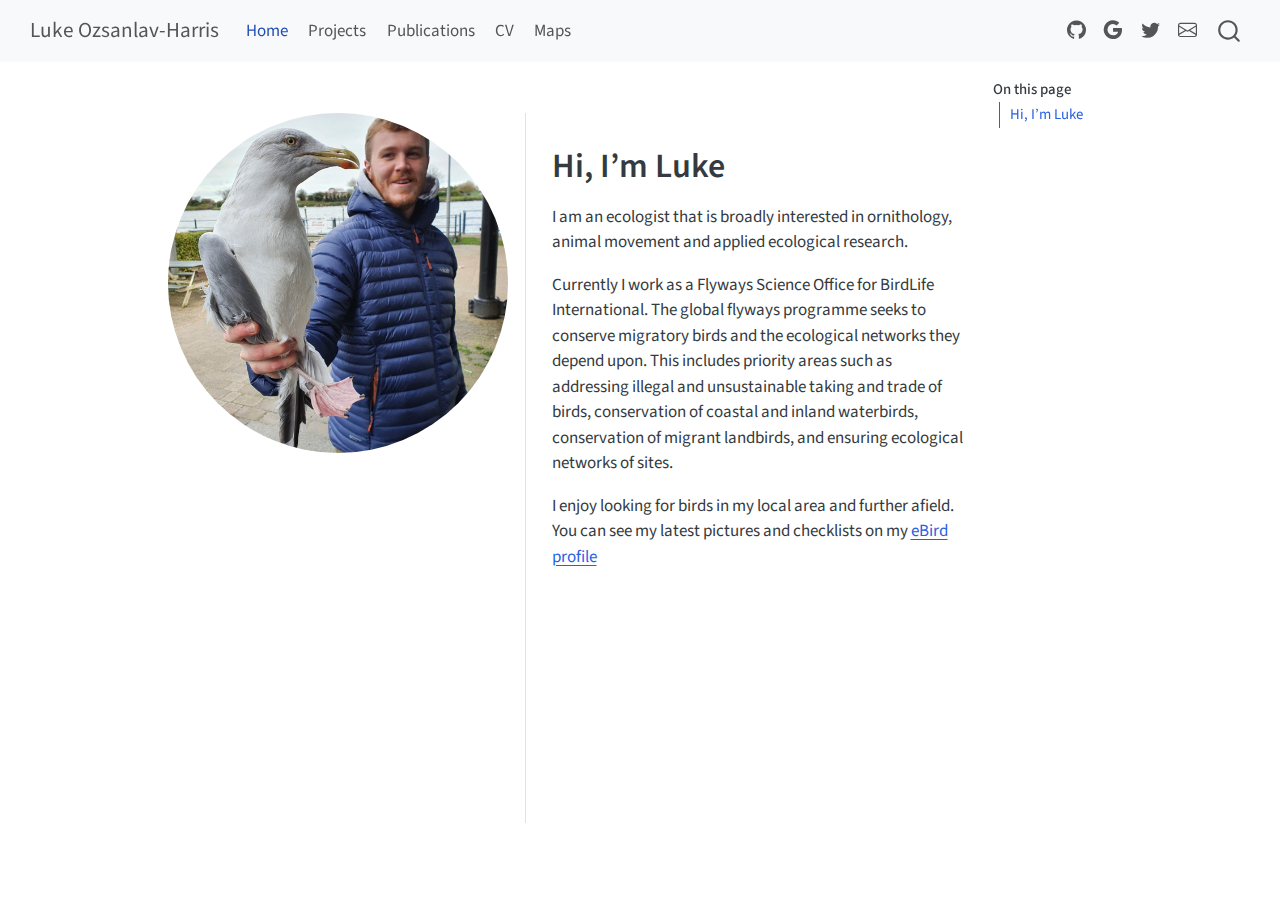
<file: docs/index.html>
<!DOCTYPE html>
<html xmlns="http://www.w3.org/1999/xhtml" lang="en" xml:lang="en"><head>

<meta charset="utf-8">
<meta name="generator" content="quarto-1.5.57">

<meta name="viewport" content="width=device-width, initial-scale=1.0, user-scalable=yes">


<title>Luke Ozsanlav-Harris</title>
<style>
code{white-space: pre-wrap;}
span.smallcaps{font-variant: small-caps;}
div.columns{display: flex; gap: min(4vw, 1.5em);}
div.column{flex: auto; overflow-x: auto;}
div.hanging-indent{margin-left: 1.5em; text-indent: -1.5em;}
ul.task-list{list-style: none;}
ul.task-list li input[type="checkbox"] {
  width: 0.8em;
  margin: 0 0.8em 0.2em -1em; /* quarto-specific, see https://github.com/quarto-dev/quarto-cli/issues/4556 */ 
  vertical-align: middle;
}
</style>


<script src="site_libs/quarto-nav/quarto-nav.js"></script>
<script src="site_libs/quarto-nav/headroom.min.js"></script>
<script src="site_libs/clipboard/clipboard.min.js"></script>
<script src="site_libs/quarto-search/autocomplete.umd.js"></script>
<script src="site_libs/quarto-search/fuse.min.js"></script>
<script src="site_libs/quarto-search/quarto-search.js"></script>
<meta name="quarto:offset" content="./">
<script src="site_libs/quarto-html/quarto.js"></script>
<script src="site_libs/quarto-html/popper.min.js"></script>
<script src="site_libs/quarto-html/tippy.umd.min.js"></script>
<link href="site_libs/quarto-html/tippy.css" rel="stylesheet">
<link href="site_libs/quarto-html/quarto-syntax-highlighting.css" rel="stylesheet" id="quarto-text-highlighting-styles">
<script src="site_libs/bootstrap/bootstrap.min.js"></script>
<link href="site_libs/bootstrap/bootstrap-icons.css" rel="stylesheet">
<link href="site_libs/bootstrap/bootstrap.min.css" rel="stylesheet" id="quarto-bootstrap" data-mode="light">
<script id="quarto-search-options" type="application/json">{
  "location": "navbar",
  "copy-button": false,
  "collapse-after": 3,
  "panel-placement": "end",
  "type": "overlay",
  "limit": 50,
  "keyboard-shortcut": [
    "f",
    "/",
    "s"
  ],
  "show-item-context": false,
  "language": {
    "search-no-results-text": "No results",
    "search-matching-documents-text": "matching documents",
    "search-copy-link-title": "Copy link to search",
    "search-hide-matches-text": "Hide additional matches",
    "search-more-match-text": "more match in this document",
    "search-more-matches-text": "more matches in this document",
    "search-clear-button-title": "Clear",
    "search-text-placeholder": "",
    "search-detached-cancel-button-title": "Cancel",
    "search-submit-button-title": "Submit",
    "search-label": "Search"
  }
}</script>


<link rel="stylesheet" href="styles.css">
</head>

<body class="nav-fixed">

<div id="quarto-search-results"></div>
  <header id="quarto-header" class="headroom fixed-top">
    <nav class="navbar navbar-expand-lg " data-bs-theme="dark">
      <div class="navbar-container container-fluid">
      <div class="navbar-brand-container mx-auto">
    <a class="navbar-brand" href="./index.html">
    <span class="navbar-title">Luke Ozsanlav-Harris</span>
    </a>
  </div>
            <div id="quarto-search" class="" title="Search"></div>
          <button class="navbar-toggler" type="button" data-bs-toggle="collapse" data-bs-target="#navbarCollapse" aria-controls="navbarCollapse" role="menu" aria-expanded="false" aria-label="Toggle navigation" onclick="if (window.quartoToggleHeadroom) { window.quartoToggleHeadroom(); }">
  <span class="navbar-toggler-icon"></span>
</button>
          <div class="collapse navbar-collapse" id="navbarCollapse">
            <ul class="navbar-nav navbar-nav-scroll me-auto">
  <li class="nav-item">
    <a class="nav-link active" href="./index.html" aria-current="page"> 
<span class="menu-text">Home</span></a>
  </li>  
  <li class="nav-item">
    <a class="nav-link" href="./Projects.html"> 
<span class="menu-text">Projects</span></a>
  </li>  
  <li class="nav-item">
    <a class="nav-link" href="./Publications.html"> 
<span class="menu-text">Publications</span></a>
  </li>  
  <li class="nav-item">
    <a class="nav-link" href="./CV.html"> 
<span class="menu-text">CV</span></a>
  </li>  
  <li class="nav-item">
    <a class="nav-link" href="./Maps.html"> 
<span class="menu-text">Maps</span></a>
  </li>  
</ul>
            <ul class="navbar-nav navbar-nav-scroll ms-auto">
  <li class="nav-item compact">
    <a class="nav-link" href="https://github.com/LukeOzsanlav"> <i class="bi bi-github" role="img">
</i> 
<span class="menu-text"></span></a>
  </li>  
  <li class="nav-item compact">
    <a class="nav-link" href="https://scholar.google.com/citations?user=9VyBol4AAAAJ&amp;hl=en"> <i class="bi bi-google" role="img">
</i> 
<span class="menu-text"></span></a>
  </li>  
  <li class="nav-item compact">
    <a class="nav-link" href="https://twitter.com/Luke_ozharris"> <i class="bi bi-twitter" role="img">
</i> 
<span class="menu-text"></span></a>
  </li>  
  <li class="nav-item compact">
    <a class="nav-link" href="mailto:lo288@exeter.ac.uk"> <i class="bi bi-envelope" role="img" aria-label="email">
</i> 
<span class="menu-text"></span></a>
  </li>  
</ul>
          </div> <!-- /navcollapse -->
            <div class="quarto-navbar-tools">
</div>
      </div> <!-- /container-fluid -->
    </nav>
</header>
<!-- content -->
<div id="quarto-content" class="quarto-container page-columns page-rows-contents page-layout-article page-navbar">
<!-- sidebar -->
<!-- margin-sidebar -->
    <div id="quarto-margin-sidebar" class="sidebar margin-sidebar">
        <nav id="TOC" role="doc-toc" class="toc-active">
    <h2 id="toc-title">On this page</h2>
  <ul>
  <li><a href="#hi-im-luke" id="toc-hi-im-luke" class="nav-link active" data-scroll-target="#hi-im-luke">Hi, I’m Luke</a></li>
  </ul>
</nav>
    </div>
<!-- main -->
<div class="quarto-about-trestles">
  <div class="about-entity">
    <img src="images/453a3cd6-35e1-4b58-a9b0-85d4cc7c5b93.JPG" class="about-image
  round " style="height: 20em; width: 20em;">
  </div>
  <div class="about-contents"><main class="content" id="quarto-document-content">

<section id="hi-im-luke" class="level1">
<h1>Hi, I’m Luke</h1>
<p>I am an ecologist that is broadly interested in ornithology, animal movement and applied ecological research.</p>
<p>Currently I work as a Flyways Science Office for BirdLife International. The global flyways programme seeks to conserve migratory birds and the ecological networks they depend upon. This includes priority areas such as addressing illegal and unsustainable taking and trade of birds, conservation of coastal and inland waterbirds, conservation of migrant landbirds, and ensuring ecological networks of sites.</p>
<p>I enjoy looking for birds in my local area and further afield. You can see my latest pictures and checklists on my <a href="https://ebird.org/profile/MTEyNDg3Ng/world">eBird profile</a></p>


</section>
</main></div>
</div>
 <!-- /main -->
<script id="quarto-html-after-body" type="application/javascript">
window.document.addEventListener("DOMContentLoaded", function (event) {
  const toggleBodyColorMode = (bsSheetEl) => {
    const mode = bsSheetEl.getAttribute("data-mode");
    const bodyEl = window.document.querySelector("body");
    if (mode === "dark") {
      bodyEl.classList.add("quarto-dark");
      bodyEl.classList.remove("quarto-light");
    } else {
      bodyEl.classList.add("quarto-light");
      bodyEl.classList.remove("quarto-dark");
    }
  }
  const toggleBodyColorPrimary = () => {
    const bsSheetEl = window.document.querySelector("link#quarto-bootstrap");
    if (bsSheetEl) {
      toggleBodyColorMode(bsSheetEl);
    }
  }
  toggleBodyColorPrimary();  
  const isCodeAnnotation = (el) => {
    for (const clz of el.classList) {
      if (clz.startsWith('code-annotation-')) {                     
        return true;
      }
    }
    return false;
  }
  const onCopySuccess = function(e) {
    // button target
    const button = e.trigger;
    // don't keep focus
    button.blur();
    // flash "checked"
    button.classList.add('code-copy-button-checked');
    var currentTitle = button.getAttribute("title");
    button.setAttribute("title", "Copied!");
    let tooltip;
    if (window.bootstrap) {
      button.setAttribute("data-bs-toggle", "tooltip");
      button.setAttribute("data-bs-placement", "left");
      button.setAttribute("data-bs-title", "Copied!");
      tooltip = new bootstrap.Tooltip(button, 
        { trigger: "manual", 
          customClass: "code-copy-button-tooltip",
          offset: [0, -8]});
      tooltip.show();    
    }
    setTimeout(function() {
      if (tooltip) {
        tooltip.hide();
        button.removeAttribute("data-bs-title");
        button.removeAttribute("data-bs-toggle");
        button.removeAttribute("data-bs-placement");
      }
      button.setAttribute("title", currentTitle);
      button.classList.remove('code-copy-button-checked');
    }, 1000);
    // clear code selection
    e.clearSelection();
  }
  const getTextToCopy = function(trigger) {
      const codeEl = trigger.previousElementSibling.cloneNode(true);
      for (const childEl of codeEl.children) {
        if (isCodeAnnotation(childEl)) {
          childEl.remove();
        }
      }
      return codeEl.innerText;
  }
  const clipboard = new window.ClipboardJS('.code-copy-button:not([data-in-quarto-modal])', {
    text: getTextToCopy
  });
  clipboard.on('success', onCopySuccess);
  if (window.document.getElementById('quarto-embedded-source-code-modal')) {
    // For code content inside modals, clipBoardJS needs to be initialized with a container option
    // TODO: Check when it could be a function (https://github.com/zenorocha/clipboard.js/issues/860)
    const clipboardModal = new window.ClipboardJS('.code-copy-button[data-in-quarto-modal]', {
      text: getTextToCopy,
      container: window.document.getElementById('quarto-embedded-source-code-modal')
    });
    clipboardModal.on('success', onCopySuccess);
  }
    var localhostRegex = new RegExp(/^(?:http|https):\/\/localhost\:?[0-9]*\//);
    var mailtoRegex = new RegExp(/^mailto:/);
      var filterRegex = new RegExp('/' + window.location.host + '/');
    var isInternal = (href) => {
        return filterRegex.test(href) || localhostRegex.test(href) || mailtoRegex.test(href);
    }
    // Inspect non-navigation links and adorn them if external
 	var links = window.document.querySelectorAll('a[href]:not(.nav-link):not(.navbar-brand):not(.toc-action):not(.sidebar-link):not(.sidebar-item-toggle):not(.pagination-link):not(.no-external):not([aria-hidden]):not(.dropdown-item):not(.quarto-navigation-tool):not(.about-link)');
    for (var i=0; i<links.length; i++) {
      const link = links[i];
      if (!isInternal(link.href)) {
        // undo the damage that might have been done by quarto-nav.js in the case of
        // links that we want to consider external
        if (link.dataset.originalHref !== undefined) {
          link.href = link.dataset.originalHref;
        }
      }
    }
  function tippyHover(el, contentFn, onTriggerFn, onUntriggerFn) {
    const config = {
      allowHTML: true,
      maxWidth: 500,
      delay: 100,
      arrow: false,
      appendTo: function(el) {
          return el.parentElement;
      },
      interactive: true,
      interactiveBorder: 10,
      theme: 'quarto',
      placement: 'bottom-start',
    };
    if (contentFn) {
      config.content = contentFn;
    }
    if (onTriggerFn) {
      config.onTrigger = onTriggerFn;
    }
    if (onUntriggerFn) {
      config.onUntrigger = onUntriggerFn;
    }
    window.tippy(el, config); 
  }
  const noterefs = window.document.querySelectorAll('a[role="doc-noteref"]');
  for (var i=0; i<noterefs.length; i++) {
    const ref = noterefs[i];
    tippyHover(ref, function() {
      // use id or data attribute instead here
      let href = ref.getAttribute('data-footnote-href') || ref.getAttribute('href');
      try { href = new URL(href).hash; } catch {}
      const id = href.replace(/^#\/?/, "");
      const note = window.document.getElementById(id);
      if (note) {
        return note.innerHTML;
      } else {
        return "";
      }
    });
  }
  const xrefs = window.document.querySelectorAll('a.quarto-xref');
  const processXRef = (id, note) => {
    // Strip column container classes
    const stripColumnClz = (el) => {
      el.classList.remove("page-full", "page-columns");
      if (el.children) {
        for (const child of el.children) {
          stripColumnClz(child);
        }
      }
    }
    stripColumnClz(note)
    if (id === null || id.startsWith('sec-')) {
      // Special case sections, only their first couple elements
      const container = document.createElement("div");
      if (note.children && note.children.length > 2) {
        container.appendChild(note.children[0].cloneNode(true));
        for (let i = 1; i < note.children.length; i++) {
          const child = note.children[i];
          if (child.tagName === "P" && child.innerText === "") {
            continue;
          } else {
            container.appendChild(child.cloneNode(true));
            break;
          }
        }
        if (window.Quarto?.typesetMath) {
          window.Quarto.typesetMath(container);
        }
        return container.innerHTML
      } else {
        if (window.Quarto?.typesetMath) {
          window.Quarto.typesetMath(note);
        }
        return note.innerHTML;
      }
    } else {
      // Remove any anchor links if they are present
      const anchorLink = note.querySelector('a.anchorjs-link');
      if (anchorLink) {
        anchorLink.remove();
      }
      if (window.Quarto?.typesetMath) {
        window.Quarto.typesetMath(note);
      }
      // TODO in 1.5, we should make sure this works without a callout special case
      if (note.classList.contains("callout")) {
        return note.outerHTML;
      } else {
        return note.innerHTML;
      }
    }
  }
  for (var i=0; i<xrefs.length; i++) {
    const xref = xrefs[i];
    tippyHover(xref, undefined, function(instance) {
      instance.disable();
      let url = xref.getAttribute('href');
      let hash = undefined; 
      if (url.startsWith('#')) {
        hash = url;
      } else {
        try { hash = new URL(url).hash; } catch {}
      }
      if (hash) {
        const id = hash.replace(/^#\/?/, "");
        const note = window.document.getElementById(id);
        if (note !== null) {
          try {
            const html = processXRef(id, note.cloneNode(true));
            instance.setContent(html);
          } finally {
            instance.enable();
            instance.show();
          }
        } else {
          // See if we can fetch this
          fetch(url.split('#')[0])
          .then(res => res.text())
          .then(html => {
            const parser = new DOMParser();
            const htmlDoc = parser.parseFromString(html, "text/html");
            const note = htmlDoc.getElementById(id);
            if (note !== null) {
              const html = processXRef(id, note);
              instance.setContent(html);
            } 
          }).finally(() => {
            instance.enable();
            instance.show();
          });
        }
      } else {
        // See if we can fetch a full url (with no hash to target)
        // This is a special case and we should probably do some content thinning / targeting
        fetch(url)
        .then(res => res.text())
        .then(html => {
          const parser = new DOMParser();
          const htmlDoc = parser.parseFromString(html, "text/html");
          const note = htmlDoc.querySelector('main.content');
          if (note !== null) {
            // This should only happen for chapter cross references
            // (since there is no id in the URL)
            // remove the first header
            if (note.children.length > 0 && note.children[0].tagName === "HEADER") {
              note.children[0].remove();
            }
            const html = processXRef(null, note);
            instance.setContent(html);
          } 
        }).finally(() => {
          instance.enable();
          instance.show();
        });
      }
    }, function(instance) {
    });
  }
      let selectedAnnoteEl;
      const selectorForAnnotation = ( cell, annotation) => {
        let cellAttr = 'data-code-cell="' + cell + '"';
        let lineAttr = 'data-code-annotation="' +  annotation + '"';
        const selector = 'span[' + cellAttr + '][' + lineAttr + ']';
        return selector;
      }
      const selectCodeLines = (annoteEl) => {
        const doc = window.document;
        const targetCell = annoteEl.getAttribute("data-target-cell");
        const targetAnnotation = annoteEl.getAttribute("data-target-annotation");
        const annoteSpan = window.document.querySelector(selectorForAnnotation(targetCell, targetAnnotation));
        const lines = annoteSpan.getAttribute("data-code-lines").split(",");
        const lineIds = lines.map((line) => {
          return targetCell + "-" + line;
        })
        let top = null;
        let height = null;
        let parent = null;
        if (lineIds.length > 0) {
            //compute the position of the single el (top and bottom and make a div)
            const el = window.document.getElementById(lineIds[0]);
            top = el.offsetTop;
            height = el.offsetHeight;
            parent = el.parentElement.parentElement;
          if (lineIds.length > 1) {
            const lastEl = window.document.getElementById(lineIds[lineIds.length - 1]);
            const bottom = lastEl.offsetTop + lastEl.offsetHeight;
            height = bottom - top;
          }
          if (top !== null && height !== null && parent !== null) {
            // cook up a div (if necessary) and position it 
            let div = window.document.getElementById("code-annotation-line-highlight");
            if (div === null) {
              div = window.document.createElement("div");
              div.setAttribute("id", "code-annotation-line-highlight");
              div.style.position = 'absolute';
              parent.appendChild(div);
            }
            div.style.top = top - 2 + "px";
            div.style.height = height + 4 + "px";
            div.style.left = 0;
            let gutterDiv = window.document.getElementById("code-annotation-line-highlight-gutter");
            if (gutterDiv === null) {
              gutterDiv = window.document.createElement("div");
              gutterDiv.setAttribute("id", "code-annotation-line-highlight-gutter");
              gutterDiv.style.position = 'absolute';
              const codeCell = window.document.getElementById(targetCell);
              const gutter = codeCell.querySelector('.code-annotation-gutter');
              gutter.appendChild(gutterDiv);
            }
            gutterDiv.style.top = top - 2 + "px";
            gutterDiv.style.height = height + 4 + "px";
          }
          selectedAnnoteEl = annoteEl;
        }
      };
      const unselectCodeLines = () => {
        const elementsIds = ["code-annotation-line-highlight", "code-annotation-line-highlight-gutter"];
        elementsIds.forEach((elId) => {
          const div = window.document.getElementById(elId);
          if (div) {
            div.remove();
          }
        });
        selectedAnnoteEl = undefined;
      };
        // Handle positioning of the toggle
    window.addEventListener(
      "resize",
      throttle(() => {
        elRect = undefined;
        if (selectedAnnoteEl) {
          selectCodeLines(selectedAnnoteEl);
        }
      }, 10)
    );
    function throttle(fn, ms) {
    let throttle = false;
    let timer;
      return (...args) => {
        if(!throttle) { // first call gets through
            fn.apply(this, args);
            throttle = true;
        } else { // all the others get throttled
            if(timer) clearTimeout(timer); // cancel #2
            timer = setTimeout(() => {
              fn.apply(this, args);
              timer = throttle = false;
            }, ms);
        }
      };
    }
      // Attach click handler to the DT
      const annoteDls = window.document.querySelectorAll('dt[data-target-cell]');
      for (const annoteDlNode of annoteDls) {
        annoteDlNode.addEventListener('click', (event) => {
          const clickedEl = event.target;
          if (clickedEl !== selectedAnnoteEl) {
            unselectCodeLines();
            const activeEl = window.document.querySelector('dt[data-target-cell].code-annotation-active');
            if (activeEl) {
              activeEl.classList.remove('code-annotation-active');
            }
            selectCodeLines(clickedEl);
            clickedEl.classList.add('code-annotation-active');
          } else {
            // Unselect the line
            unselectCodeLines();
            clickedEl.classList.remove('code-annotation-active');
          }
        });
      }
  const findCites = (el) => {
    const parentEl = el.parentElement;
    if (parentEl) {
      const cites = parentEl.dataset.cites;
      if (cites) {
        return {
          el,
          cites: cites.split(' ')
        };
      } else {
        return findCites(el.parentElement)
      }
    } else {
      return undefined;
    }
  };
  var bibliorefs = window.document.querySelectorAll('a[role="doc-biblioref"]');
  for (var i=0; i<bibliorefs.length; i++) {
    const ref = bibliorefs[i];
    const citeInfo = findCites(ref);
    if (citeInfo) {
      tippyHover(citeInfo.el, function() {
        var popup = window.document.createElement('div');
        citeInfo.cites.forEach(function(cite) {
          var citeDiv = window.document.createElement('div');
          citeDiv.classList.add('hanging-indent');
          citeDiv.classList.add('csl-entry');
          var biblioDiv = window.document.getElementById('ref-' + cite);
          if (biblioDiv) {
            citeDiv.innerHTML = biblioDiv.innerHTML;
          }
          popup.appendChild(citeDiv);
        });
        return popup.innerHTML;
      });
    }
  }
});
</script>
</div> <!-- /content -->




</body></html>
</file>
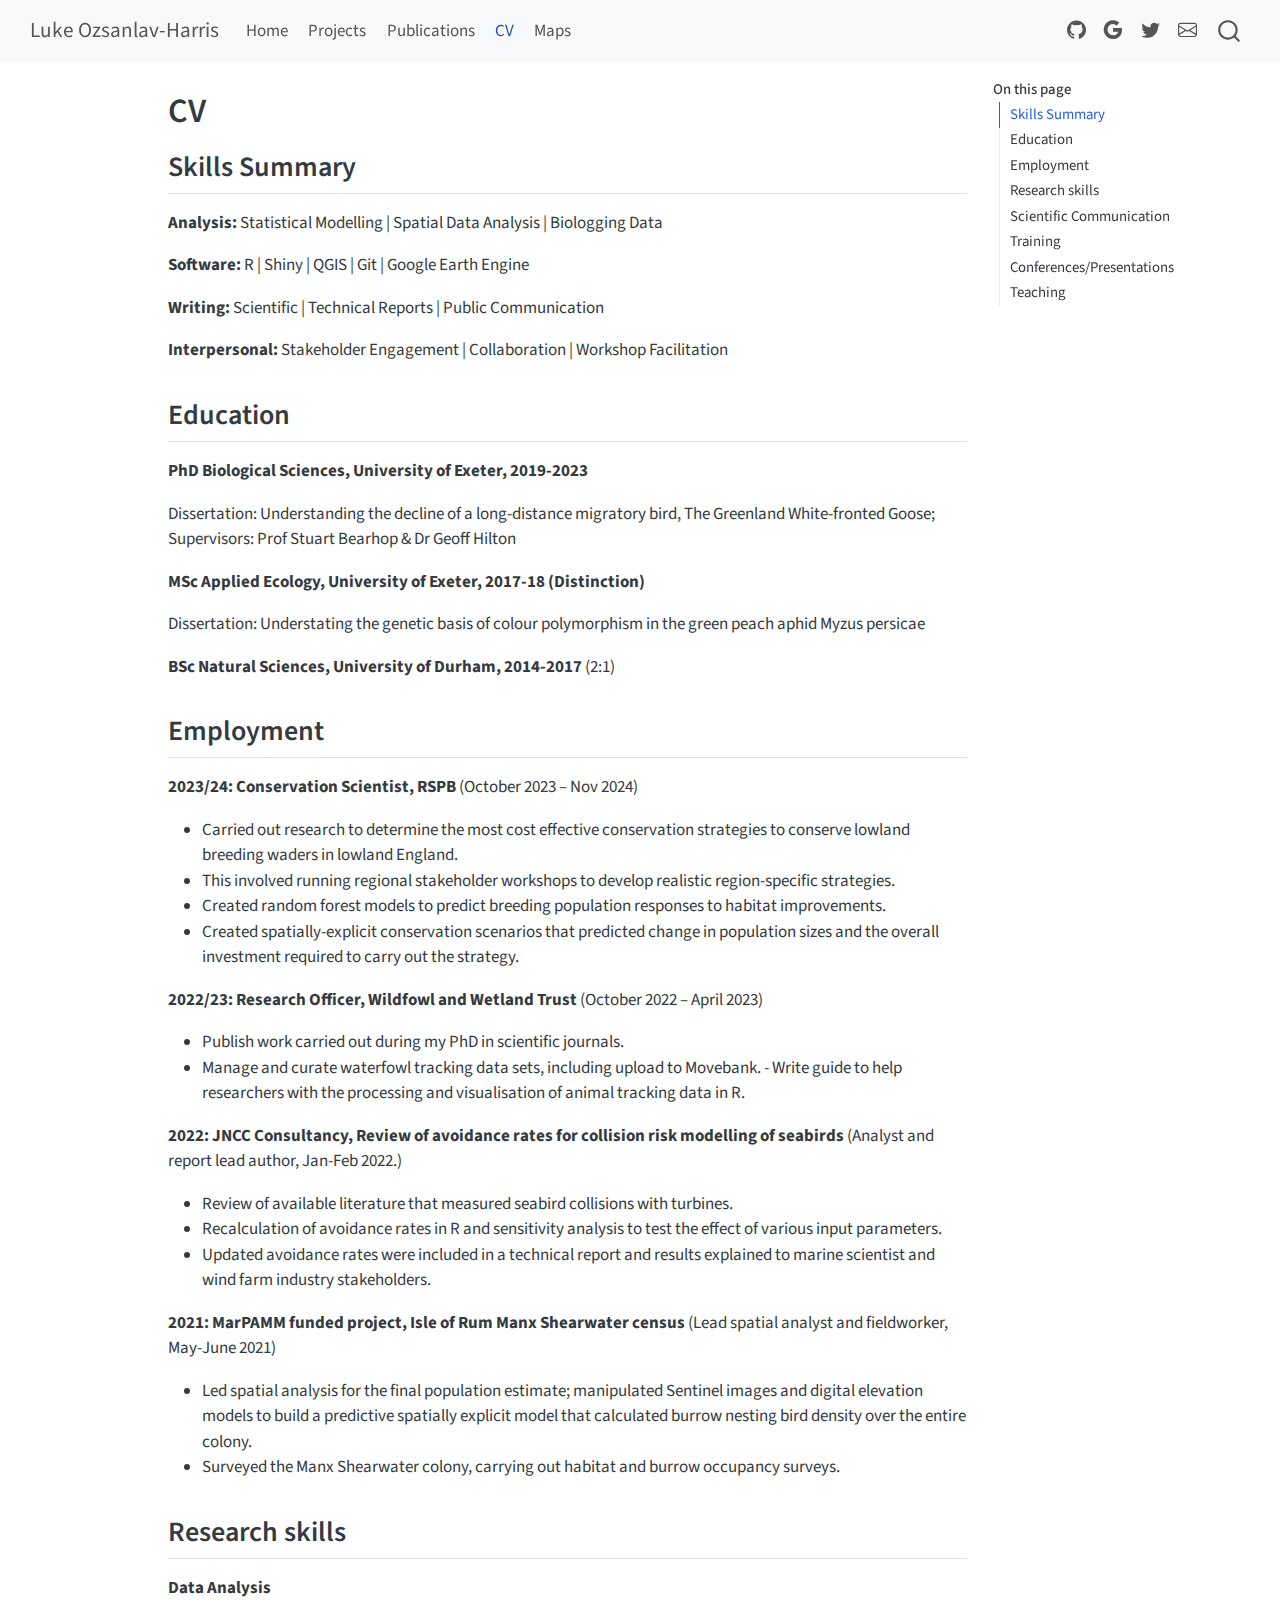
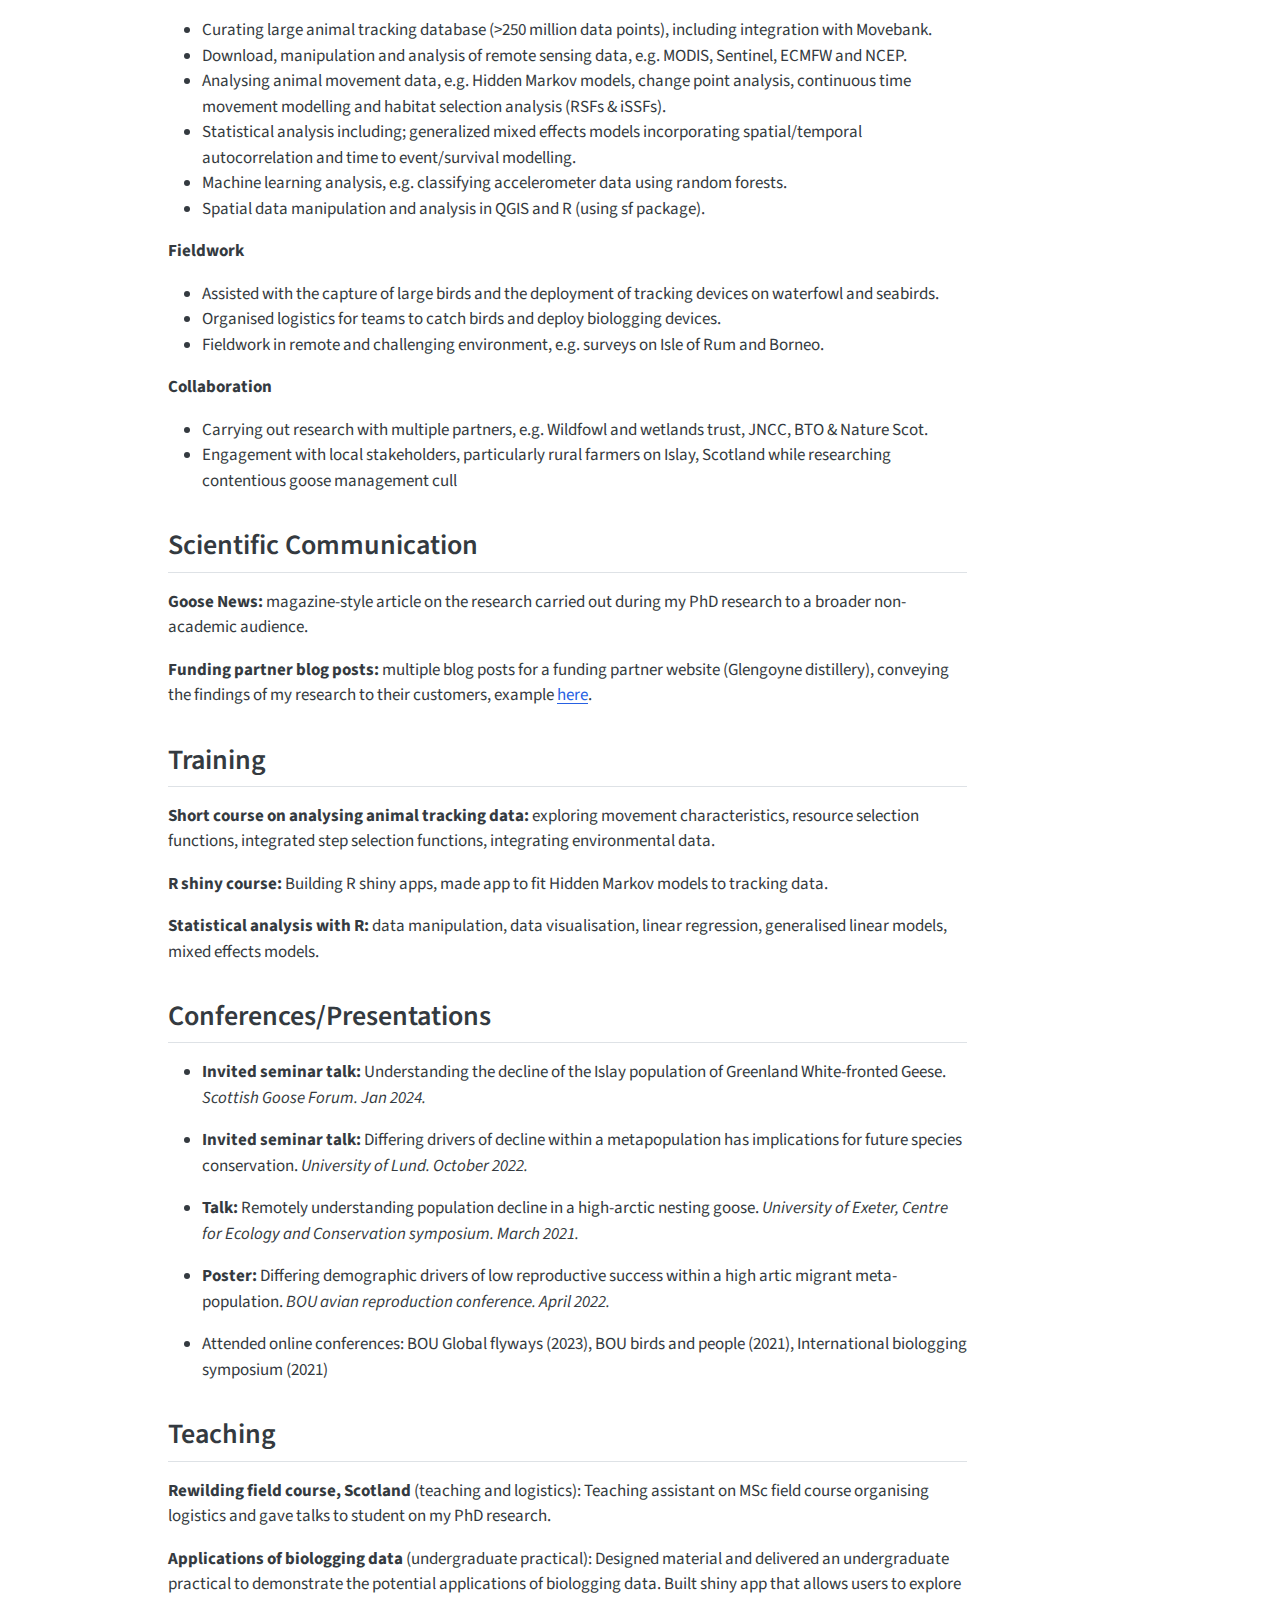
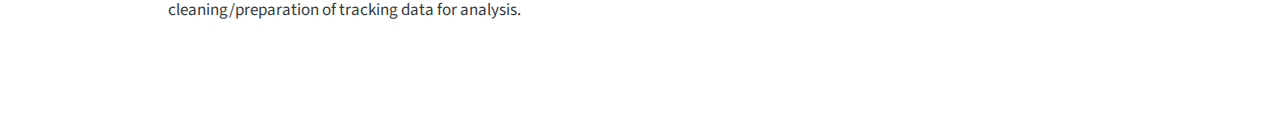
<file: docs/CV.html>
<!DOCTYPE html>
<html xmlns="http://www.w3.org/1999/xhtml" lang="en" xml:lang="en"><head>

<meta charset="utf-8">
<meta name="generator" content="quarto-1.5.57">

<meta name="viewport" content="width=device-width, initial-scale=1.0, user-scalable=yes">


<title>CV – Luke Ozsanlav-Harris</title>
<style>
code{white-space: pre-wrap;}
span.smallcaps{font-variant: small-caps;}
div.columns{display: flex; gap: min(4vw, 1.5em);}
div.column{flex: auto; overflow-x: auto;}
div.hanging-indent{margin-left: 1.5em; text-indent: -1.5em;}
ul.task-list{list-style: none;}
ul.task-list li input[type="checkbox"] {
  width: 0.8em;
  margin: 0 0.8em 0.2em -1em; /* quarto-specific, see https://github.com/quarto-dev/quarto-cli/issues/4556 */ 
  vertical-align: middle;
}
</style>


<script src="site_libs/quarto-nav/quarto-nav.js"></script>
<script src="site_libs/quarto-nav/headroom.min.js"></script>
<script src="site_libs/clipboard/clipboard.min.js"></script>
<script src="site_libs/quarto-search/autocomplete.umd.js"></script>
<script src="site_libs/quarto-search/fuse.min.js"></script>
<script src="site_libs/quarto-search/quarto-search.js"></script>
<meta name="quarto:offset" content="./">
<script src="site_libs/quarto-html/quarto.js"></script>
<script src="site_libs/quarto-html/popper.min.js"></script>
<script src="site_libs/quarto-html/tippy.umd.min.js"></script>
<script src="site_libs/quarto-html/anchor.min.js"></script>
<link href="site_libs/quarto-html/tippy.css" rel="stylesheet">
<link href="site_libs/quarto-html/quarto-syntax-highlighting.css" rel="stylesheet" id="quarto-text-highlighting-styles">
<script src="site_libs/bootstrap/bootstrap.min.js"></script>
<link href="site_libs/bootstrap/bootstrap-icons.css" rel="stylesheet">
<link href="site_libs/bootstrap/bootstrap.min.css" rel="stylesheet" id="quarto-bootstrap" data-mode="light">
<script id="quarto-search-options" type="application/json">{
  "location": "navbar",
  "copy-button": false,
  "collapse-after": 3,
  "panel-placement": "end",
  "type": "overlay",
  "limit": 50,
  "keyboard-shortcut": [
    "f",
    "/",
    "s"
  ],
  "show-item-context": false,
  "language": {
    "search-no-results-text": "No results",
    "search-matching-documents-text": "matching documents",
    "search-copy-link-title": "Copy link to search",
    "search-hide-matches-text": "Hide additional matches",
    "search-more-match-text": "more match in this document",
    "search-more-matches-text": "more matches in this document",
    "search-clear-button-title": "Clear",
    "search-text-placeholder": "",
    "search-detached-cancel-button-title": "Cancel",
    "search-submit-button-title": "Submit",
    "search-label": "Search"
  }
}</script>


<link rel="stylesheet" href="styles.css">
</head>

<body class="nav-fixed">

<div id="quarto-search-results"></div>
  <header id="quarto-header" class="headroom fixed-top">
    <nav class="navbar navbar-expand-lg " data-bs-theme="dark">
      <div class="navbar-container container-fluid">
      <div class="navbar-brand-container mx-auto">
    <a class="navbar-brand" href="./index.html">
    <span class="navbar-title">Luke Ozsanlav-Harris</span>
    </a>
  </div>
            <div id="quarto-search" class="" title="Search"></div>
          <button class="navbar-toggler" type="button" data-bs-toggle="collapse" data-bs-target="#navbarCollapse" aria-controls="navbarCollapse" role="menu" aria-expanded="false" aria-label="Toggle navigation" onclick="if (window.quartoToggleHeadroom) { window.quartoToggleHeadroom(); }">
  <span class="navbar-toggler-icon"></span>
</button>
          <div class="collapse navbar-collapse" id="navbarCollapse">
            <ul class="navbar-nav navbar-nav-scroll me-auto">
  <li class="nav-item">
    <a class="nav-link" href="./index.html"> 
<span class="menu-text">Home</span></a>
  </li>  
  <li class="nav-item">
    <a class="nav-link" href="./Projects.html"> 
<span class="menu-text">Projects</span></a>
  </li>  
  <li class="nav-item">
    <a class="nav-link" href="./Publications.html"> 
<span class="menu-text">Publications</span></a>
  </li>  
  <li class="nav-item">
    <a class="nav-link active" href="./CV.html" aria-current="page"> 
<span class="menu-text">CV</span></a>
  </li>  
  <li class="nav-item">
    <a class="nav-link" href="./Maps.html"> 
<span class="menu-text">Maps</span></a>
  </li>  
</ul>
            <ul class="navbar-nav navbar-nav-scroll ms-auto">
  <li class="nav-item compact">
    <a class="nav-link" href="https://github.com/LukeOzsanlav"> <i class="bi bi-github" role="img">
</i> 
<span class="menu-text"></span></a>
  </li>  
  <li class="nav-item compact">
    <a class="nav-link" href="https://scholar.google.com/citations?user=9VyBol4AAAAJ&amp;hl=en"> <i class="bi bi-google" role="img">
</i> 
<span class="menu-text"></span></a>
  </li>  
  <li class="nav-item compact">
    <a class="nav-link" href="https://twitter.com/Luke_ozharris"> <i class="bi bi-twitter" role="img">
</i> 
<span class="menu-text"></span></a>
  </li>  
  <li class="nav-item compact">
    <a class="nav-link" href="mailto:lo288@exeter.ac.uk"> <i class="bi bi-envelope" role="img" aria-label="email">
</i> 
<span class="menu-text"></span></a>
  </li>  
</ul>
          </div> <!-- /navcollapse -->
            <div class="quarto-navbar-tools">
</div>
      </div> <!-- /container-fluid -->
    </nav>
</header>
<!-- content -->
<div id="quarto-content" class="quarto-container page-columns page-rows-contents page-layout-article page-navbar">
<!-- sidebar -->
<!-- margin-sidebar -->
    <div id="quarto-margin-sidebar" class="sidebar margin-sidebar">
        <nav id="TOC" role="doc-toc" class="toc-active">
    <h2 id="toc-title">On this page</h2>
   
  <ul>
  <li><a href="#skills-summary" id="toc-skills-summary" class="nav-link active" data-scroll-target="#skills-summary">Skills Summary</a></li>
  <li><a href="#education" id="toc-education" class="nav-link" data-scroll-target="#education">Education</a></li>
  <li><a href="#employment" id="toc-employment" class="nav-link" data-scroll-target="#employment">Employment</a></li>
  <li><a href="#research-skills" id="toc-research-skills" class="nav-link" data-scroll-target="#research-skills">Research skills</a></li>
  <li><a href="#scientific-communication" id="toc-scientific-communication" class="nav-link" data-scroll-target="#scientific-communication">Scientific Communication</a></li>
  <li><a href="#training" id="toc-training" class="nav-link" data-scroll-target="#training">Training</a></li>
  <li><a href="#conferencespresentations" id="toc-conferencespresentations" class="nav-link" data-scroll-target="#conferencespresentations">Conferences/Presentations</a></li>
  <li><a href="#teaching" id="toc-teaching" class="nav-link" data-scroll-target="#teaching">Teaching</a></li>
  </ul>
</nav>
    </div>
<!-- main -->
<main class="content" id="quarto-document-content">

<header id="title-block-header" class="quarto-title-block default">
<div class="quarto-title">
<h1 class="title">CV</h1>
</div>



<div class="quarto-title-meta">

    
  
    
  </div>
  


</header>


<section id="skills-summary" class="level2">
<h2 class="anchored" data-anchor-id="skills-summary">Skills Summary</h2>
<p><strong>Analysis:</strong> Statistical Modelling | Spatial Data Analysis | Biologging Data</p>
<p><strong>Software:</strong> R | Shiny | QGIS | Git | Google Earth Engine</p>
<p><strong>Writing:</strong> Scientific | Technical Reports | Public Communication</p>
<p><strong>Interpersonal:</strong> Stakeholder Engagement | Collaboration | Workshop Facilitation</p>
</section>
<section id="education" class="level2">
<h2 class="anchored" data-anchor-id="education">Education</h2>
<p><strong>PhD Biological Sciences, University of Exeter, 2019-2023</strong></p>
<p>Dissertation: Understanding the decline of a long-distance migratory bird, The Greenland White-fronted Goose; Supervisors: Prof Stuart Bearhop &amp; Dr Geoff Hilton</p>
<p><strong>MSc Applied Ecology, University of Exeter, 2017-18 (Distinction)</strong></p>
<p>Dissertation: Understating the genetic basis of colour polymorphism in the green peach aphid Myzus persicae</p>
<p><strong>BSc Natural Sciences, University of Durham, 2014-2017</strong> (2:1)</p>
</section>
<section id="employment" class="level2">
<h2 class="anchored" data-anchor-id="employment">Employment</h2>
<p><strong>2023/24: Conservation Scientist, RSPB</strong> (October 2023 – Nov 2024)</p>
<ul>
<li>Carried out research to determine the most cost effective conservation strategies to conserve lowland breeding waders in lowland England.</li>
<li>This involved running regional stakeholder workshops to develop realistic region-specific strategies.</li>
<li>Created random forest models to predict breeding population responses to habitat improvements.</li>
<li>Created spatially-explicit conservation scenarios that predicted change in population sizes and the overall investment required to carry out the strategy.</li>
</ul>
<p><strong>2022/23: Research Officer, Wildfowl and Wetland Trust</strong> (October 2022 – April 2023)</p>
<ul>
<li>Publish work carried out during my PhD in scientific journals.</li>
<li>Manage and curate waterfowl tracking data sets, including upload to Movebank. - Write guide to help researchers with the processing and visualisation of animal tracking data in R.</li>
</ul>
<p><strong>2022: JNCC Consultancy, Review of avoidance rates for collision risk modelling of seabirds</strong> (Analyst and report lead author, Jan-Feb 2022.)</p>
<ul>
<li>Review of available literature that measured seabird collisions with turbines.</li>
<li>Recalculation of avoidance rates in R and sensitivity analysis to test the effect of various input parameters.</li>
<li>Updated avoidance rates were included in a technical report and results explained to marine scientist and wind farm industry stakeholders.</li>
</ul>
<p><strong>2021: MarPAMM funded project, Isle of Rum Manx Shearwater census</strong> (Lead spatial analyst and fieldworker, May-June 2021)</p>
<ul>
<li>Led spatial analysis for the final population estimate; manipulated Sentinel images and digital elevation models to build a predictive spatially explicit model that calculated burrow nesting bird density over the entire colony.</li>
<li>Surveyed the Manx Shearwater colony, carrying out habitat and burrow occupancy surveys.</li>
</ul>
</section>
<section id="research-skills" class="level2">
<h2 class="anchored" data-anchor-id="research-skills">Research skills</h2>
<p><strong>Data Analysis</strong></p>
<ul>
<li>Curating large animal tracking database (&gt;250 million data points), including integration with Movebank.</li>
<li>Download, manipulation and analysis of remote sensing data, e.g.&nbsp;MODIS, Sentinel, ECMFW and NCEP.</li>
<li>Analysing animal movement data, e.g.&nbsp;Hidden Markov models, change point analysis, continuous time movement modelling and habitat selection analysis (RSFs &amp; iSSFs).</li>
<li>Statistical analysis including; generalized mixed effects models incorporating spatial/temporal autocorrelation and time to event/survival modelling.</li>
<li>Machine learning analysis, e.g.&nbsp;classifying accelerometer data using random forests.</li>
<li>Spatial data manipulation and analysis in QGIS and R (using sf package).</li>
</ul>
<p><strong>Fieldwork</strong></p>
<ul>
<li>Assisted with the capture of large birds and the deployment of tracking devices on waterfowl and seabirds.</li>
<li>Organised logistics for teams to catch birds and deploy biologging devices.</li>
<li>Fieldwork in remote and challenging environment, e.g.&nbsp;surveys on Isle of Rum and Borneo.</li>
</ul>
<p><strong>Collaboration</strong></p>
<ul>
<li>Carrying out research with multiple partners, e.g.&nbsp;Wildfowl and wetlands trust, JNCC, BTO &amp; Nature Scot.</li>
<li>Engagement with local stakeholders, particularly rural farmers on Islay, Scotland while researching contentious goose management cull</li>
</ul>
</section>
<section id="scientific-communication" class="level2">
<h2 class="anchored" data-anchor-id="scientific-communication">Scientific Communication</h2>
<p><strong>Goose News:</strong> magazine-style article on the research carried out during my PhD research to a broader non-academic audience.</p>
<p><strong>Funding partner blog posts:</strong> multiple blog posts for a funding partner website (Glengoyne distillery), conveying the findings of my research to their customers, example <a href="https://www.glengoyne.com/news/productive-year-greenland-white-fronted-geese">here</a>.</p>
</section>
<section id="training" class="level2">
<h2 class="anchored" data-anchor-id="training">Training</h2>
<p><strong>Short course on analysing animal tracking data:</strong> exploring movement characteristics, resource selection functions, integrated step selection functions, integrating environmental data.</p>
<p><strong>R shiny course:</strong> Building R shiny apps, made app to fit Hidden Markov models to tracking data.</p>
<p><strong>Statistical analysis with R:</strong> data manipulation, data visualisation, linear regression, generalised linear models, mixed effects models.</p>
</section>
<section id="conferencespresentations" class="level2">
<h2 class="anchored" data-anchor-id="conferencespresentations">Conferences/Presentations</h2>
<ul>
<li><p><strong>Invited seminar talk:</strong> Understanding the decline of the Islay population of Greenland White-fronted Geese. <em>Scottish Goose Forum. Jan 2024.</em></p></li>
<li><p><strong>Invited seminar talk:</strong> Differing drivers of decline within a metapopulation has implications for future species conservation. <em>University of Lund. October 2022.</em></p></li>
<li><p><strong>Talk:</strong> Remotely understanding population decline in a high-arctic nesting goose. <em>University of Exeter, Centre for Ecology and Conservation symposium. March 2021.</em></p></li>
<li><p><strong>Poster:</strong> Differing demographic drivers of low reproductive success within a high artic migrant meta-population. <em>BOU avian reproduction conference. April 2022.</em></p></li>
<li><p>Attended online conferences: BOU Global flyways (2023), BOU birds and people (2021), International biologging symposium (2021)</p></li>
</ul>
</section>
<section id="teaching" class="level2">
<h2 class="anchored" data-anchor-id="teaching">Teaching</h2>
<p><strong>Rewilding field course, Scotland</strong> (teaching and logistics): Teaching assistant on MSc field course organising logistics and gave talks to student on my PhD research.</p>
<p><strong>Applications of biologging data</strong> (undergraduate practical): Designed material and delivered an undergraduate practical to demonstrate the potential applications of biologging data. Built shiny app that allows users to explore cleaning/preparation of tracking data for analysis.</p>


</section>

</main> <!-- /main -->
<script id="quarto-html-after-body" type="application/javascript">
window.document.addEventListener("DOMContentLoaded", function (event) {
  const toggleBodyColorMode = (bsSheetEl) => {
    const mode = bsSheetEl.getAttribute("data-mode");
    const bodyEl = window.document.querySelector("body");
    if (mode === "dark") {
      bodyEl.classList.add("quarto-dark");
      bodyEl.classList.remove("quarto-light");
    } else {
      bodyEl.classList.add("quarto-light");
      bodyEl.classList.remove("quarto-dark");
    }
  }
  const toggleBodyColorPrimary = () => {
    const bsSheetEl = window.document.querySelector("link#quarto-bootstrap");
    if (bsSheetEl) {
      toggleBodyColorMode(bsSheetEl);
    }
  }
  toggleBodyColorPrimary();  
  const icon = "";
  const anchorJS = new window.AnchorJS();
  anchorJS.options = {
    placement: 'right',
    icon: icon
  };
  anchorJS.add('.anchored');
  const isCodeAnnotation = (el) => {
    for (const clz of el.classList) {
      if (clz.startsWith('code-annotation-')) {                     
        return true;
      }
    }
    return false;
  }
  const onCopySuccess = function(e) {
    // button target
    const button = e.trigger;
    // don't keep focus
    button.blur();
    // flash "checked"
    button.classList.add('code-copy-button-checked');
    var currentTitle = button.getAttribute("title");
    button.setAttribute("title", "Copied!");
    let tooltip;
    if (window.bootstrap) {
      button.setAttribute("data-bs-toggle", "tooltip");
      button.setAttribute("data-bs-placement", "left");
      button.setAttribute("data-bs-title", "Copied!");
      tooltip = new bootstrap.Tooltip(button, 
        { trigger: "manual", 
          customClass: "code-copy-button-tooltip",
          offset: [0, -8]});
      tooltip.show();    
    }
    setTimeout(function() {
      if (tooltip) {
        tooltip.hide();
        button.removeAttribute("data-bs-title");
        button.removeAttribute("data-bs-toggle");
        button.removeAttribute("data-bs-placement");
      }
      button.setAttribute("title", currentTitle);
      button.classList.remove('code-copy-button-checked');
    }, 1000);
    // clear code selection
    e.clearSelection();
  }
  const getTextToCopy = function(trigger) {
      const codeEl = trigger.previousElementSibling.cloneNode(true);
      for (const childEl of codeEl.children) {
        if (isCodeAnnotation(childEl)) {
          childEl.remove();
        }
      }
      return codeEl.innerText;
  }
  const clipboard = new window.ClipboardJS('.code-copy-button:not([data-in-quarto-modal])', {
    text: getTextToCopy
  });
  clipboard.on('success', onCopySuccess);
  if (window.document.getElementById('quarto-embedded-source-code-modal')) {
    // For code content inside modals, clipBoardJS needs to be initialized with a container option
    // TODO: Check when it could be a function (https://github.com/zenorocha/clipboard.js/issues/860)
    const clipboardModal = new window.ClipboardJS('.code-copy-button[data-in-quarto-modal]', {
      text: getTextToCopy,
      container: window.document.getElementById('quarto-embedded-source-code-modal')
    });
    clipboardModal.on('success', onCopySuccess);
  }
    var localhostRegex = new RegExp(/^(?:http|https):\/\/localhost\:?[0-9]*\//);
    var mailtoRegex = new RegExp(/^mailto:/);
      var filterRegex = new RegExp('/' + window.location.host + '/');
    var isInternal = (href) => {
        return filterRegex.test(href) || localhostRegex.test(href) || mailtoRegex.test(href);
    }
    // Inspect non-navigation links and adorn them if external
 	var links = window.document.querySelectorAll('a[href]:not(.nav-link):not(.navbar-brand):not(.toc-action):not(.sidebar-link):not(.sidebar-item-toggle):not(.pagination-link):not(.no-external):not([aria-hidden]):not(.dropdown-item):not(.quarto-navigation-tool):not(.about-link)');
    for (var i=0; i<links.length; i++) {
      const link = links[i];
      if (!isInternal(link.href)) {
        // undo the damage that might have been done by quarto-nav.js in the case of
        // links that we want to consider external
        if (link.dataset.originalHref !== undefined) {
          link.href = link.dataset.originalHref;
        }
      }
    }
  function tippyHover(el, contentFn, onTriggerFn, onUntriggerFn) {
    const config = {
      allowHTML: true,
      maxWidth: 500,
      delay: 100,
      arrow: false,
      appendTo: function(el) {
          return el.parentElement;
      },
      interactive: true,
      interactiveBorder: 10,
      theme: 'quarto',
      placement: 'bottom-start',
    };
    if (contentFn) {
      config.content = contentFn;
    }
    if (onTriggerFn) {
      config.onTrigger = onTriggerFn;
    }
    if (onUntriggerFn) {
      config.onUntrigger = onUntriggerFn;
    }
    window.tippy(el, config); 
  }
  const noterefs = window.document.querySelectorAll('a[role="doc-noteref"]');
  for (var i=0; i<noterefs.length; i++) {
    const ref = noterefs[i];
    tippyHover(ref, function() {
      // use id or data attribute instead here
      let href = ref.getAttribute('data-footnote-href') || ref.getAttribute('href');
      try { href = new URL(href).hash; } catch {}
      const id = href.replace(/^#\/?/, "");
      const note = window.document.getElementById(id);
      if (note) {
        return note.innerHTML;
      } else {
        return "";
      }
    });
  }
  const xrefs = window.document.querySelectorAll('a.quarto-xref');
  const processXRef = (id, note) => {
    // Strip column container classes
    const stripColumnClz = (el) => {
      el.classList.remove("page-full", "page-columns");
      if (el.children) {
        for (const child of el.children) {
          stripColumnClz(child);
        }
      }
    }
    stripColumnClz(note)
    if (id === null || id.startsWith('sec-')) {
      // Special case sections, only their first couple elements
      const container = document.createElement("div");
      if (note.children && note.children.length > 2) {
        container.appendChild(note.children[0].cloneNode(true));
        for (let i = 1; i < note.children.length; i++) {
          const child = note.children[i];
          if (child.tagName === "P" && child.innerText === "") {
            continue;
          } else {
            container.appendChild(child.cloneNode(true));
            break;
          }
        }
        if (window.Quarto?.typesetMath) {
          window.Quarto.typesetMath(container);
        }
        return container.innerHTML
      } else {
        if (window.Quarto?.typesetMath) {
          window.Quarto.typesetMath(note);
        }
        return note.innerHTML;
      }
    } else {
      // Remove any anchor links if they are present
      const anchorLink = note.querySelector('a.anchorjs-link');
      if (anchorLink) {
        anchorLink.remove();
      }
      if (window.Quarto?.typesetMath) {
        window.Quarto.typesetMath(note);
      }
      // TODO in 1.5, we should make sure this works without a callout special case
      if (note.classList.contains("callout")) {
        return note.outerHTML;
      } else {
        return note.innerHTML;
      }
    }
  }
  for (var i=0; i<xrefs.length; i++) {
    const xref = xrefs[i];
    tippyHover(xref, undefined, function(instance) {
      instance.disable();
      let url = xref.getAttribute('href');
      let hash = undefined; 
      if (url.startsWith('#')) {
        hash = url;
      } else {
        try { hash = new URL(url).hash; } catch {}
      }
      if (hash) {
        const id = hash.replace(/^#\/?/, "");
        const note = window.document.getElementById(id);
        if (note !== null) {
          try {
            const html = processXRef(id, note.cloneNode(true));
            instance.setContent(html);
          } finally {
            instance.enable();
            instance.show();
          }
        } else {
          // See if we can fetch this
          fetch(url.split('#')[0])
          .then(res => res.text())
          .then(html => {
            const parser = new DOMParser();
            const htmlDoc = parser.parseFromString(html, "text/html");
            const note = htmlDoc.getElementById(id);
            if (note !== null) {
              const html = processXRef(id, note);
              instance.setContent(html);
            } 
          }).finally(() => {
            instance.enable();
            instance.show();
          });
        }
      } else {
        // See if we can fetch a full url (with no hash to target)
        // This is a special case and we should probably do some content thinning / targeting
        fetch(url)
        .then(res => res.text())
        .then(html => {
          const parser = new DOMParser();
          const htmlDoc = parser.parseFromString(html, "text/html");
          const note = htmlDoc.querySelector('main.content');
          if (note !== null) {
            // This should only happen for chapter cross references
            // (since there is no id in the URL)
            // remove the first header
            if (note.children.length > 0 && note.children[0].tagName === "HEADER") {
              note.children[0].remove();
            }
            const html = processXRef(null, note);
            instance.setContent(html);
          } 
        }).finally(() => {
          instance.enable();
          instance.show();
        });
      }
    }, function(instance) {
    });
  }
      let selectedAnnoteEl;
      const selectorForAnnotation = ( cell, annotation) => {
        let cellAttr = 'data-code-cell="' + cell + '"';
        let lineAttr = 'data-code-annotation="' +  annotation + '"';
        const selector = 'span[' + cellAttr + '][' + lineAttr + ']';
        return selector;
      }
      const selectCodeLines = (annoteEl) => {
        const doc = window.document;
        const targetCell = annoteEl.getAttribute("data-target-cell");
        const targetAnnotation = annoteEl.getAttribute("data-target-annotation");
        const annoteSpan = window.document.querySelector(selectorForAnnotation(targetCell, targetAnnotation));
        const lines = annoteSpan.getAttribute("data-code-lines").split(",");
        const lineIds = lines.map((line) => {
          return targetCell + "-" + line;
        })
        let top = null;
        let height = null;
        let parent = null;
        if (lineIds.length > 0) {
            //compute the position of the single el (top and bottom and make a div)
            const el = window.document.getElementById(lineIds[0]);
            top = el.offsetTop;
            height = el.offsetHeight;
            parent = el.parentElement.parentElement;
          if (lineIds.length > 1) {
            const lastEl = window.document.getElementById(lineIds[lineIds.length - 1]);
            const bottom = lastEl.offsetTop + lastEl.offsetHeight;
            height = bottom - top;
          }
          if (top !== null && height !== null && parent !== null) {
            // cook up a div (if necessary) and position it 
            let div = window.document.getElementById("code-annotation-line-highlight");
            if (div === null) {
              div = window.document.createElement("div");
              div.setAttribute("id", "code-annotation-line-highlight");
              div.style.position = 'absolute';
              parent.appendChild(div);
            }
            div.style.top = top - 2 + "px";
            div.style.height = height + 4 + "px";
            div.style.left = 0;
            let gutterDiv = window.document.getElementById("code-annotation-line-highlight-gutter");
            if (gutterDiv === null) {
              gutterDiv = window.document.createElement("div");
              gutterDiv.setAttribute("id", "code-annotation-line-highlight-gutter");
              gutterDiv.style.position = 'absolute';
              const codeCell = window.document.getElementById(targetCell);
              const gutter = codeCell.querySelector('.code-annotation-gutter');
              gutter.appendChild(gutterDiv);
            }
            gutterDiv.style.top = top - 2 + "px";
            gutterDiv.style.height = height + 4 + "px";
          }
          selectedAnnoteEl = annoteEl;
        }
      };
      const unselectCodeLines = () => {
        const elementsIds = ["code-annotation-line-highlight", "code-annotation-line-highlight-gutter"];
        elementsIds.forEach((elId) => {
          const div = window.document.getElementById(elId);
          if (div) {
            div.remove();
          }
        });
        selectedAnnoteEl = undefined;
      };
        // Handle positioning of the toggle
    window.addEventListener(
      "resize",
      throttle(() => {
        elRect = undefined;
        if (selectedAnnoteEl) {
          selectCodeLines(selectedAnnoteEl);
        }
      }, 10)
    );
    function throttle(fn, ms) {
    let throttle = false;
    let timer;
      return (...args) => {
        if(!throttle) { // first call gets through
            fn.apply(this, args);
            throttle = true;
        } else { // all the others get throttled
            if(timer) clearTimeout(timer); // cancel #2
            timer = setTimeout(() => {
              fn.apply(this, args);
              timer = throttle = false;
            }, ms);
        }
      };
    }
      // Attach click handler to the DT
      const annoteDls = window.document.querySelectorAll('dt[data-target-cell]');
      for (const annoteDlNode of annoteDls) {
        annoteDlNode.addEventListener('click', (event) => {
          const clickedEl = event.target;
          if (clickedEl !== selectedAnnoteEl) {
            unselectCodeLines();
            const activeEl = window.document.querySelector('dt[data-target-cell].code-annotation-active');
            if (activeEl) {
              activeEl.classList.remove('code-annotation-active');
            }
            selectCodeLines(clickedEl);
            clickedEl.classList.add('code-annotation-active');
          } else {
            // Unselect the line
            unselectCodeLines();
            clickedEl.classList.remove('code-annotation-active');
          }
        });
      }
  const findCites = (el) => {
    const parentEl = el.parentElement;
    if (parentEl) {
      const cites = parentEl.dataset.cites;
      if (cites) {
        return {
          el,
          cites: cites.split(' ')
        };
      } else {
        return findCites(el.parentElement)
      }
    } else {
      return undefined;
    }
  };
  var bibliorefs = window.document.querySelectorAll('a[role="doc-biblioref"]');
  for (var i=0; i<bibliorefs.length; i++) {
    const ref = bibliorefs[i];
    const citeInfo = findCites(ref);
    if (citeInfo) {
      tippyHover(citeInfo.el, function() {
        var popup = window.document.createElement('div');
        citeInfo.cites.forEach(function(cite) {
          var citeDiv = window.document.createElement('div');
          citeDiv.classList.add('hanging-indent');
          citeDiv.classList.add('csl-entry');
          var biblioDiv = window.document.getElementById('ref-' + cite);
          if (biblioDiv) {
            citeDiv.innerHTML = biblioDiv.innerHTML;
          }
          popup.appendChild(citeDiv);
        });
        return popup.innerHTML;
      });
    }
  }
});
</script>
</div> <!-- /content -->




</body></html>
</file>
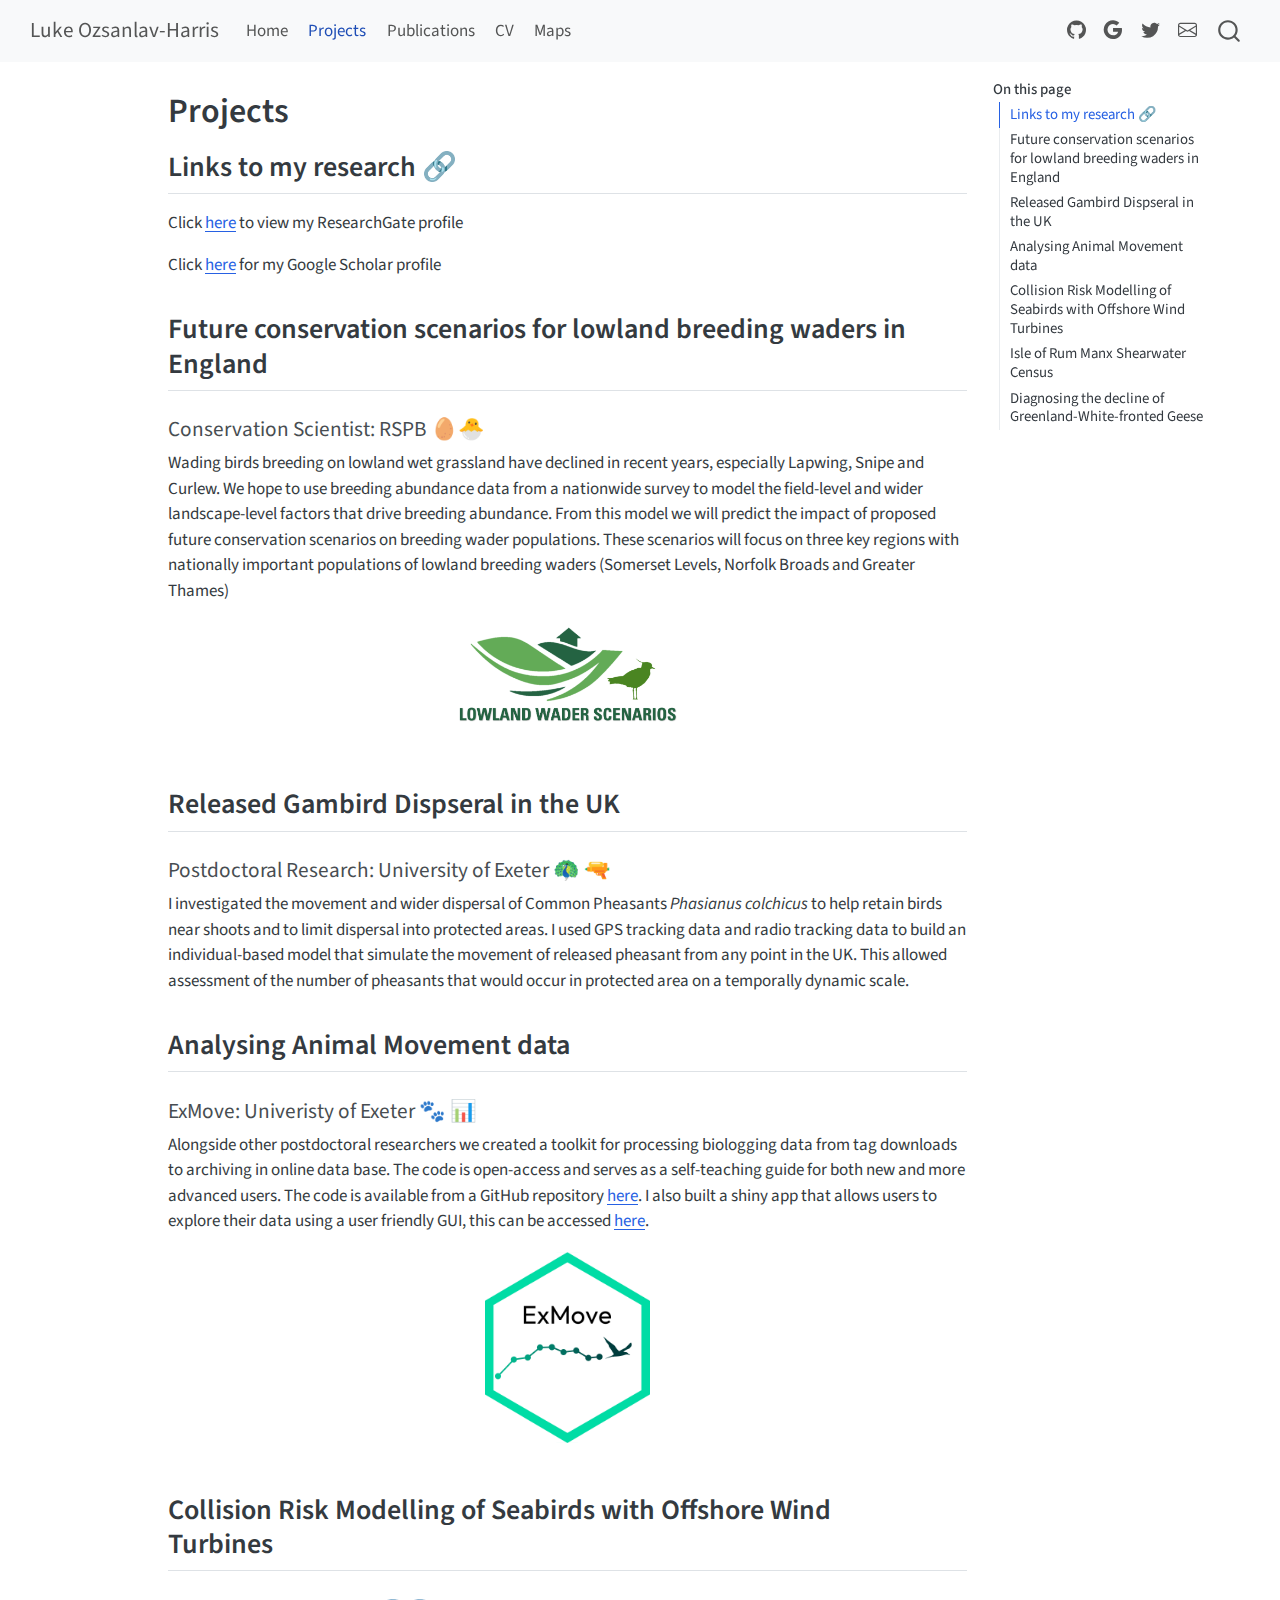
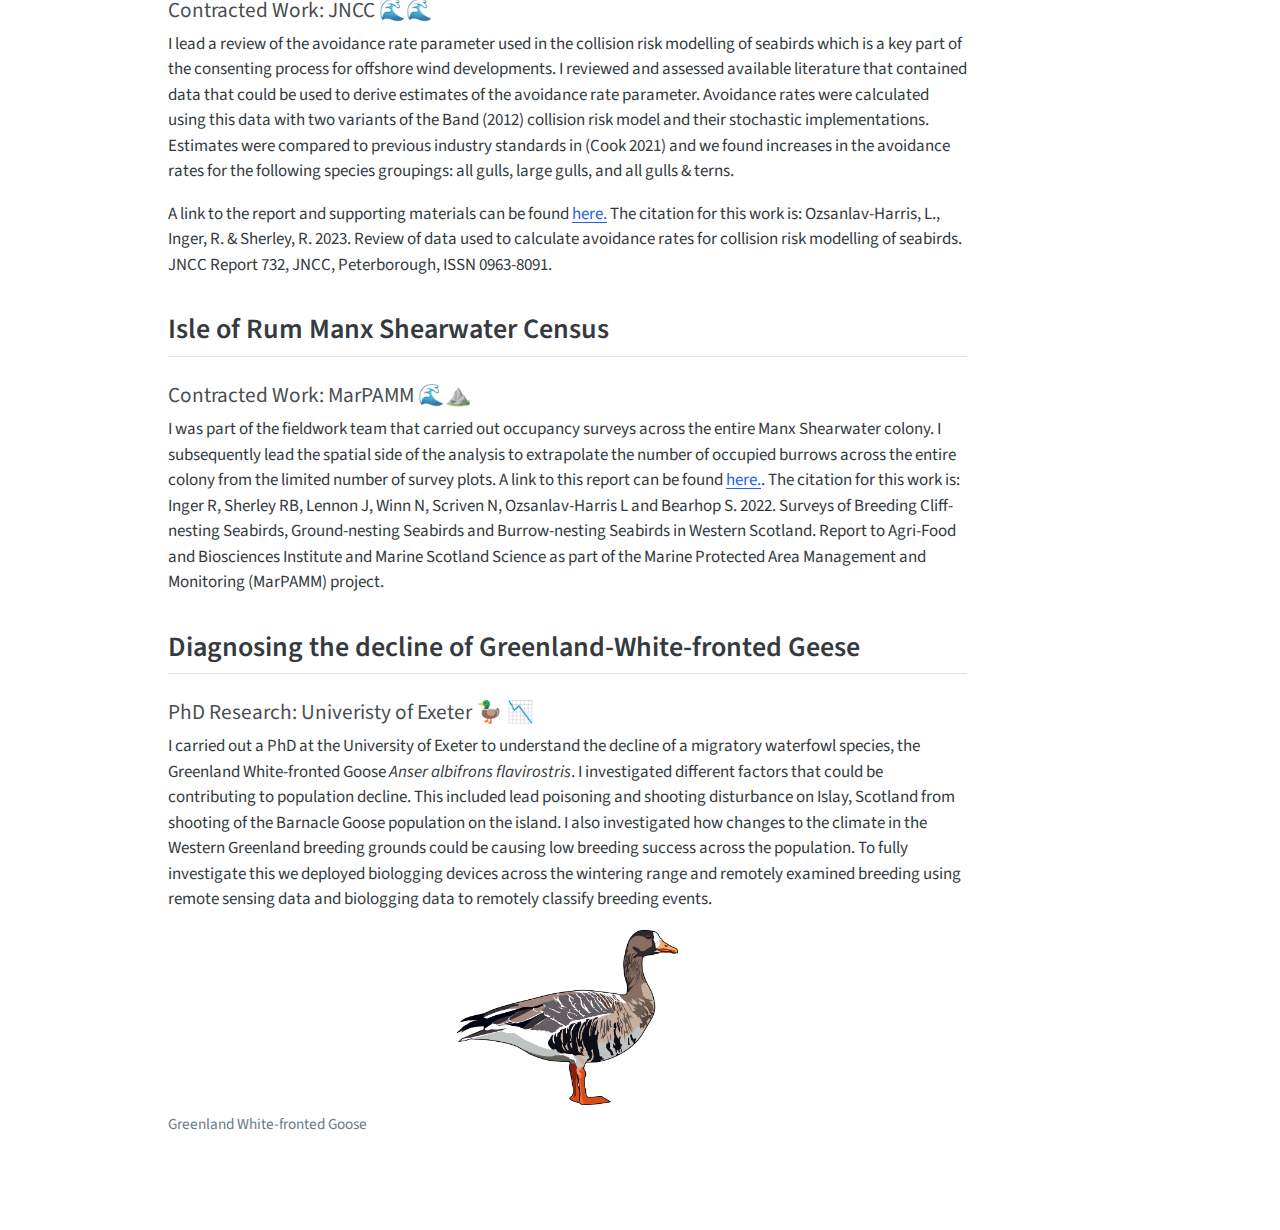
<file: docs/Projects.html>
<!DOCTYPE html>
<html xmlns="http://www.w3.org/1999/xhtml" lang="en" xml:lang="en"><head>

<meta charset="utf-8">
<meta name="generator" content="quarto-1.5.57">

<meta name="viewport" content="width=device-width, initial-scale=1.0, user-scalable=yes">


<title>Projects – Luke Ozsanlav-Harris</title>
<style>
code{white-space: pre-wrap;}
span.smallcaps{font-variant: small-caps;}
div.columns{display: flex; gap: min(4vw, 1.5em);}
div.column{flex: auto; overflow-x: auto;}
div.hanging-indent{margin-left: 1.5em; text-indent: -1.5em;}
ul.task-list{list-style: none;}
ul.task-list li input[type="checkbox"] {
  width: 0.8em;
  margin: 0 0.8em 0.2em -1em; /* quarto-specific, see https://github.com/quarto-dev/quarto-cli/issues/4556 */ 
  vertical-align: middle;
}
</style>


<script src="site_libs/quarto-nav/quarto-nav.js"></script>
<script src="site_libs/quarto-nav/headroom.min.js"></script>
<script src="site_libs/clipboard/clipboard.min.js"></script>
<script src="site_libs/quarto-search/autocomplete.umd.js"></script>
<script src="site_libs/quarto-search/fuse.min.js"></script>
<script src="site_libs/quarto-search/quarto-search.js"></script>
<meta name="quarto:offset" content="./">
<script src="site_libs/quarto-html/quarto.js"></script>
<script src="site_libs/quarto-html/popper.min.js"></script>
<script src="site_libs/quarto-html/tippy.umd.min.js"></script>
<script src="site_libs/quarto-html/anchor.min.js"></script>
<link href="site_libs/quarto-html/tippy.css" rel="stylesheet">
<link href="site_libs/quarto-html/quarto-syntax-highlighting.css" rel="stylesheet" id="quarto-text-highlighting-styles">
<script src="site_libs/bootstrap/bootstrap.min.js"></script>
<link href="site_libs/bootstrap/bootstrap-icons.css" rel="stylesheet">
<link href="site_libs/bootstrap/bootstrap.min.css" rel="stylesheet" id="quarto-bootstrap" data-mode="light">
<script id="quarto-search-options" type="application/json">{
  "location": "navbar",
  "copy-button": false,
  "collapse-after": 3,
  "panel-placement": "end",
  "type": "overlay",
  "limit": 50,
  "keyboard-shortcut": [
    "f",
    "/",
    "s"
  ],
  "show-item-context": false,
  "language": {
    "search-no-results-text": "No results",
    "search-matching-documents-text": "matching documents",
    "search-copy-link-title": "Copy link to search",
    "search-hide-matches-text": "Hide additional matches",
    "search-more-match-text": "more match in this document",
    "search-more-matches-text": "more matches in this document",
    "search-clear-button-title": "Clear",
    "search-text-placeholder": "",
    "search-detached-cancel-button-title": "Cancel",
    "search-submit-button-title": "Submit",
    "search-label": "Search"
  }
}</script>


<link rel="stylesheet" href="styles.css">
</head>

<body class="nav-fixed">

<div id="quarto-search-results"></div>
  <header id="quarto-header" class="headroom fixed-top">
    <nav class="navbar navbar-expand-lg " data-bs-theme="dark">
      <div class="navbar-container container-fluid">
      <div class="navbar-brand-container mx-auto">
    <a class="navbar-brand" href="./index.html">
    <span class="navbar-title">Luke Ozsanlav-Harris</span>
    </a>
  </div>
            <div id="quarto-search" class="" title="Search"></div>
          <button class="navbar-toggler" type="button" data-bs-toggle="collapse" data-bs-target="#navbarCollapse" aria-controls="navbarCollapse" role="menu" aria-expanded="false" aria-label="Toggle navigation" onclick="if (window.quartoToggleHeadroom) { window.quartoToggleHeadroom(); }">
  <span class="navbar-toggler-icon"></span>
</button>
          <div class="collapse navbar-collapse" id="navbarCollapse">
            <ul class="navbar-nav navbar-nav-scroll me-auto">
  <li class="nav-item">
    <a class="nav-link" href="./index.html"> 
<span class="menu-text">Home</span></a>
  </li>  
  <li class="nav-item">
    <a class="nav-link active" href="./Projects.html" aria-current="page"> 
<span class="menu-text">Projects</span></a>
  </li>  
  <li class="nav-item">
    <a class="nav-link" href="./Publications.html"> 
<span class="menu-text">Publications</span></a>
  </li>  
  <li class="nav-item">
    <a class="nav-link" href="./CV.html"> 
<span class="menu-text">CV</span></a>
  </li>  
  <li class="nav-item">
    <a class="nav-link" href="./Maps.html"> 
<span class="menu-text">Maps</span></a>
  </li>  
</ul>
            <ul class="navbar-nav navbar-nav-scroll ms-auto">
  <li class="nav-item compact">
    <a class="nav-link" href="https://github.com/LukeOzsanlav"> <i class="bi bi-github" role="img">
</i> 
<span class="menu-text"></span></a>
  </li>  
  <li class="nav-item compact">
    <a class="nav-link" href="https://scholar.google.com/citations?user=9VyBol4AAAAJ&amp;hl=en"> <i class="bi bi-google" role="img">
</i> 
<span class="menu-text"></span></a>
  </li>  
  <li class="nav-item compact">
    <a class="nav-link" href="https://twitter.com/Luke_ozharris"> <i class="bi bi-twitter" role="img">
</i> 
<span class="menu-text"></span></a>
  </li>  
  <li class="nav-item compact">
    <a class="nav-link" href="mailto:lo288@exeter.ac.uk"> <i class="bi bi-envelope" role="img" aria-label="email">
</i> 
<span class="menu-text"></span></a>
  </li>  
</ul>
          </div> <!-- /navcollapse -->
            <div class="quarto-navbar-tools">
</div>
      </div> <!-- /container-fluid -->
    </nav>
</header>
<!-- content -->
<div id="quarto-content" class="quarto-container page-columns page-rows-contents page-layout-article page-navbar">
<!-- sidebar -->
<!-- margin-sidebar -->
    <div id="quarto-margin-sidebar" class="sidebar margin-sidebar">
        <nav id="TOC" role="doc-toc" class="toc-active">
    <h2 id="toc-title">On this page</h2>
   
  <ul>
  <li><a href="#links-to-my-research" id="toc-links-to-my-research" class="nav-link active" data-scroll-target="#links-to-my-research">Links to my research 🔗</a></li>
  <li><a href="#future-conservation-scenarios-for-lowland-breeding-waders-in-england" id="toc-future-conservation-scenarios-for-lowland-breeding-waders-in-england" class="nav-link" data-scroll-target="#future-conservation-scenarios-for-lowland-breeding-waders-in-england">Future conservation scenarios for lowland breeding waders in England</a></li>
  <li><a href="#released-gambird-dispseral-in-the-uk" id="toc-released-gambird-dispseral-in-the-uk" class="nav-link" data-scroll-target="#released-gambird-dispseral-in-the-uk">Released Gambird Dispseral in the UK</a></li>
  <li><a href="#analysing-animal-movement-data" id="toc-analysing-animal-movement-data" class="nav-link" data-scroll-target="#analysing-animal-movement-data">Analysing Animal Movement data</a></li>
  <li><a href="#collision-risk-modelling-of-seabirds-with-offshore-wind-turbines" id="toc-collision-risk-modelling-of-seabirds-with-offshore-wind-turbines" class="nav-link" data-scroll-target="#collision-risk-modelling-of-seabirds-with-offshore-wind-turbines">Collision Risk Modelling of Seabirds with Offshore Wind Turbines</a></li>
  <li><a href="#isle-of-rum-manx-shearwater-census" id="toc-isle-of-rum-manx-shearwater-census" class="nav-link" data-scroll-target="#isle-of-rum-manx-shearwater-census">Isle of Rum Manx Shearwater Census</a></li>
  <li><a href="#diagnosing-the-decline-of-greenland-white-fronted-geese" id="toc-diagnosing-the-decline-of-greenland-white-fronted-geese" class="nav-link" data-scroll-target="#diagnosing-the-decline-of-greenland-white-fronted-geese">Diagnosing the decline of Greenland-White-fronted Geese</a></li>
  </ul>
</nav>
    </div>
<!-- main -->
<main class="content" id="quarto-document-content">

<header id="title-block-header" class="quarto-title-block default">
<div class="quarto-title">
<h1 class="title">Projects</h1>
</div>



<div class="quarto-title-meta">

    
  
    
  </div>
  


</header>


<section id="links-to-my-research" class="level2">
<h2 class="anchored" data-anchor-id="links-to-my-research">Links to my research 🔗</h2>
<p>Click <a href="https://www.researchgate.net/profile/Luke-Ozsanlav-Harris">here</a> to view my ResearchGate profile</p>
<p>Click <a href="https://scholar.google.co.uk/citations?user=9VyBol4AAAAJ&amp;hl=en">here</a> for my Google Scholar profile</p>
</section>
<section id="future-conservation-scenarios-for-lowland-breeding-waders-in-england" class="level2">
<h2 class="anchored" data-anchor-id="future-conservation-scenarios-for-lowland-breeding-waders-in-england">Future conservation scenarios for lowland breeding waders in England</h2>
<section id="conservation-scientist-rspb" class="level4">
<h4 class="anchored" data-anchor-id="conservation-scientist-rspb">Conservation Scientist: RSPB 🥚🐣</h4>
<p>Wading birds breeding on lowland wet grassland have declined in recent years, especially Lapwing, Snipe and Curlew. We hope to use breeding abundance data from a nationwide survey to model the field-level and wider landscape-level factors that drive breeding abundance. From this model we will predict the impact of proposed future conservation scenarios on breeding wader populations. These scenarios will focus on three key regions with nationally important populations of lowland breeding waders (Somerset Levels, Norfolk Broads and Greater Thames)</p>
<div class="quarto-figure quarto-figure-center">
<figure class="figure">
<p><img src="images/lolandwaderscenarios logo.png" class="img-fluid quarto-figure quarto-figure-center figure-img" width="240"></p>
</figure>
</div>
</section>
</section>
<section id="released-gambird-dispseral-in-the-uk" class="level2">
<h2 class="anchored" data-anchor-id="released-gambird-dispseral-in-the-uk">Released Gambird Dispseral in the UK</h2>
<section id="postdoctoral-research-university-of-exeter" class="level4">
<h4 class="anchored" data-anchor-id="postdoctoral-research-university-of-exeter">Postdoctoral Research: University of Exeter 🦚 🔫</h4>
<p>I investigated the movement and wider dispersal of Common Pheasants <em>Phasianus colchicus</em> to help retain birds near shoots and to limit dispersal into protected areas. I used GPS tracking data and radio tracking data to build an individual-based model that simulate the movement of released pheasant from any point in the UK. This allowed assessment of the number of pheasants that would occur in protected area on a temporally dynamic scale.</p>
</section>
</section>
<section id="analysing-animal-movement-data" class="level2">
<h2 class="anchored" data-anchor-id="analysing-animal-movement-data">Analysing Animal Movement data</h2>
<section id="exmove-univeristy-of-exeter" class="level4">
<h4 class="anchored" data-anchor-id="exmove-univeristy-of-exeter">ExMove: Univeristy of Exeter 🐾 📊</h4>
<p>Alongside other postdoctoral researchers we created a toolkit for processing biologging data from tag downloads to archiving in online data base. The code is open-access and serves as a self-teaching guide for both new and more advanced users. The code is available from a GitHub repository <a href="https://github.com/ExMove/ExMove">here</a>. I also built a shiny app that allows users to explore their data using a user friendly GUI, this can be accessed <a href="https://lukeozsanlav.shinyapps.io/exmove_explorer/">here</a>.</p>
<div class="quarto-figure quarto-figure-center">
<figure class="figure">
<p><img src="images/hex_sticker_RFB.png" class="img-fluid quarto-figure quarto-figure-center figure-img" width="165"></p>
</figure>
</div>
</section>
</section>
<section id="collision-risk-modelling-of-seabirds-with-offshore-wind-turbines" class="level2">
<h2 class="anchored" data-anchor-id="collision-risk-modelling-of-seabirds-with-offshore-wind-turbines">Collision Risk Modelling of Seabirds with Offshore Wind Turbines</h2>
<section id="contracted-work-jncc" class="level4">
<h4 class="anchored" data-anchor-id="contracted-work-jncc">Contracted Work: JNCC 🌊🌊</h4>
<p>I lead a review of the avoidance rate parameter used in the collision risk modelling of seabirds which is a key part of the consenting process for offshore wind developments. I reviewed and assessed available literature that contained data that could be used to derive estimates of the avoidance rate parameter. Avoidance rates were calculated using this data with two variants of the Band (2012) collision risk model and their stochastic implementations. Estimates were compared to previous industry standards in (Cook 2021) and we found increases in the avoidance rates for the following species groupings: all gulls, large gulls, and all gulls &amp; terns.</p>
<p>A link to the report and supporting materials can be found <a href="https://hub.jncc.gov.uk/assets/de5903fe-81c5-4a37-a5bc-387cf704924d">here.</a> The citation for this work is: Ozsanlav-Harris, L., Inger, R. &amp; Sherley, R. 2023. Review of data used to calculate avoidance rates for collision risk modelling of seabirds. JNCC Report 732, JNCC, Peterborough, ISSN 0963-8091.</p>
</section>
</section>
<section id="isle-of-rum-manx-shearwater-census" class="level2">
<h2 class="anchored" data-anchor-id="isle-of-rum-manx-shearwater-census">Isle of Rum Manx Shearwater Census</h2>
<section id="contracted-work-marpamm" class="level4">
<h4 class="anchored" data-anchor-id="contracted-work-marpamm">Contracted Work: MarPAMM 🌊⛰️</h4>
<p>I was part of the fieldwork team that carried out occupancy surveys across the entire Manx Shearwater colony. I subsequently lead the spatial side of the analysis to extrapolate the number of occupied burrows across the entire colony from the limited number of survey plots. A link to this report can be found <a href="https://www.mpa-management.eu/wp-content/uploads/2023/06/Surveys-of-Breeding-Cliff-nesting-Seabirds-Ground-nesting-Seabirds-and-Burrow-nesting-Seabirds-in-Western-Scotland.pdf">here.</a>. The citation for this work is: Inger R, Sherley RB, Lennon J, Winn N, Scriven N, Ozsanlav-Harris L and Bearhop S. 2022. Surveys of Breeding Cliff-nesting Seabirds, Ground-nesting Seabirds and Burrow-nesting Seabirds in Western Scotland. Report to Agri-Food and Biosciences Institute and Marine Scotland Science as part of the Marine Protected Area Management and Monitoring (MarPAMM) project.</p>
</section>
</section>
<section id="diagnosing-the-decline-of-greenland-white-fronted-geese" class="level2">
<h2 class="anchored" data-anchor-id="diagnosing-the-decline-of-greenland-white-fronted-geese">Diagnosing the decline of Greenland-White-fronted Geese</h2>
<section id="phd-research-univeristy-of-exeter" class="level4">
<h4 class="anchored" data-anchor-id="phd-research-univeristy-of-exeter">PhD Research: Univeristy of Exeter 🦆 📉</h4>
<p>I carried out a PhD at the University of Exeter to understand the decline of a migratory waterfowl species, the Greenland White-fronted Goose <em>Anser albifrons flavirostris</em>. I investigated different factors that could be contributing to population decline. This included lead poisoning and shooting disturbance on Islay, Scotland from shooting of the Barnacle Goose population on the island. I also investigated how changes to the climate in the Western Greenland breeding grounds could be causing low breeding success across the population. To fully investigate this we deployed biologging devices across the wintering range and remotely examined breeding using remote sensing data and biologging data to remotely classify breeding events.</p>
<div class="quarto-figure quarto-figure-center">
<figure class="figure">
<p><img src="images/GWF_image.png" class="img-fluid figure-img" width="221"></p>
<figcaption>Greenland White-fronted Goose</figcaption>
</figure>
</div>


</section>
</section>

</main> <!-- /main -->
<script id="quarto-html-after-body" type="application/javascript">
window.document.addEventListener("DOMContentLoaded", function (event) {
  const toggleBodyColorMode = (bsSheetEl) => {
    const mode = bsSheetEl.getAttribute("data-mode");
    const bodyEl = window.document.querySelector("body");
    if (mode === "dark") {
      bodyEl.classList.add("quarto-dark");
      bodyEl.classList.remove("quarto-light");
    } else {
      bodyEl.classList.add("quarto-light");
      bodyEl.classList.remove("quarto-dark");
    }
  }
  const toggleBodyColorPrimary = () => {
    const bsSheetEl = window.document.querySelector("link#quarto-bootstrap");
    if (bsSheetEl) {
      toggleBodyColorMode(bsSheetEl);
    }
  }
  toggleBodyColorPrimary();  
  const icon = "";
  const anchorJS = new window.AnchorJS();
  anchorJS.options = {
    placement: 'right',
    icon: icon
  };
  anchorJS.add('.anchored');
  const isCodeAnnotation = (el) => {
    for (const clz of el.classList) {
      if (clz.startsWith('code-annotation-')) {                     
        return true;
      }
    }
    return false;
  }
  const onCopySuccess = function(e) {
    // button target
    const button = e.trigger;
    // don't keep focus
    button.blur();
    // flash "checked"
    button.classList.add('code-copy-button-checked');
    var currentTitle = button.getAttribute("title");
    button.setAttribute("title", "Copied!");
    let tooltip;
    if (window.bootstrap) {
      button.setAttribute("data-bs-toggle", "tooltip");
      button.setAttribute("data-bs-placement", "left");
      button.setAttribute("data-bs-title", "Copied!");
      tooltip = new bootstrap.Tooltip(button, 
        { trigger: "manual", 
          customClass: "code-copy-button-tooltip",
          offset: [0, -8]});
      tooltip.show();    
    }
    setTimeout(function() {
      if (tooltip) {
        tooltip.hide();
        button.removeAttribute("data-bs-title");
        button.removeAttribute("data-bs-toggle");
        button.removeAttribute("data-bs-placement");
      }
      button.setAttribute("title", currentTitle);
      button.classList.remove('code-copy-button-checked');
    }, 1000);
    // clear code selection
    e.clearSelection();
  }
  const getTextToCopy = function(trigger) {
      const codeEl = trigger.previousElementSibling.cloneNode(true);
      for (const childEl of codeEl.children) {
        if (isCodeAnnotation(childEl)) {
          childEl.remove();
        }
      }
      return codeEl.innerText;
  }
  const clipboard = new window.ClipboardJS('.code-copy-button:not([data-in-quarto-modal])', {
    text: getTextToCopy
  });
  clipboard.on('success', onCopySuccess);
  if (window.document.getElementById('quarto-embedded-source-code-modal')) {
    // For code content inside modals, clipBoardJS needs to be initialized with a container option
    // TODO: Check when it could be a function (https://github.com/zenorocha/clipboard.js/issues/860)
    const clipboardModal = new window.ClipboardJS('.code-copy-button[data-in-quarto-modal]', {
      text: getTextToCopy,
      container: window.document.getElementById('quarto-embedded-source-code-modal')
    });
    clipboardModal.on('success', onCopySuccess);
  }
    var localhostRegex = new RegExp(/^(?:http|https):\/\/localhost\:?[0-9]*\//);
    var mailtoRegex = new RegExp(/^mailto:/);
      var filterRegex = new RegExp('/' + window.location.host + '/');
    var isInternal = (href) => {
        return filterRegex.test(href) || localhostRegex.test(href) || mailtoRegex.test(href);
    }
    // Inspect non-navigation links and adorn them if external
 	var links = window.document.querySelectorAll('a[href]:not(.nav-link):not(.navbar-brand):not(.toc-action):not(.sidebar-link):not(.sidebar-item-toggle):not(.pagination-link):not(.no-external):not([aria-hidden]):not(.dropdown-item):not(.quarto-navigation-tool):not(.about-link)');
    for (var i=0; i<links.length; i++) {
      const link = links[i];
      if (!isInternal(link.href)) {
        // undo the damage that might have been done by quarto-nav.js in the case of
        // links that we want to consider external
        if (link.dataset.originalHref !== undefined) {
          link.href = link.dataset.originalHref;
        }
      }
    }
  function tippyHover(el, contentFn, onTriggerFn, onUntriggerFn) {
    const config = {
      allowHTML: true,
      maxWidth: 500,
      delay: 100,
      arrow: false,
      appendTo: function(el) {
          return el.parentElement;
      },
      interactive: true,
      interactiveBorder: 10,
      theme: 'quarto',
      placement: 'bottom-start',
    };
    if (contentFn) {
      config.content = contentFn;
    }
    if (onTriggerFn) {
      config.onTrigger = onTriggerFn;
    }
    if (onUntriggerFn) {
      config.onUntrigger = onUntriggerFn;
    }
    window.tippy(el, config); 
  }
  const noterefs = window.document.querySelectorAll('a[role="doc-noteref"]');
  for (var i=0; i<noterefs.length; i++) {
    const ref = noterefs[i];
    tippyHover(ref, function() {
      // use id or data attribute instead here
      let href = ref.getAttribute('data-footnote-href') || ref.getAttribute('href');
      try { href = new URL(href).hash; } catch {}
      const id = href.replace(/^#\/?/, "");
      const note = window.document.getElementById(id);
      if (note) {
        return note.innerHTML;
      } else {
        return "";
      }
    });
  }
  const xrefs = window.document.querySelectorAll('a.quarto-xref');
  const processXRef = (id, note) => {
    // Strip column container classes
    const stripColumnClz = (el) => {
      el.classList.remove("page-full", "page-columns");
      if (el.children) {
        for (const child of el.children) {
          stripColumnClz(child);
        }
      }
    }
    stripColumnClz(note)
    if (id === null || id.startsWith('sec-')) {
      // Special case sections, only their first couple elements
      const container = document.createElement("div");
      if (note.children && note.children.length > 2) {
        container.appendChild(note.children[0].cloneNode(true));
        for (let i = 1; i < note.children.length; i++) {
          const child = note.children[i];
          if (child.tagName === "P" && child.innerText === "") {
            continue;
          } else {
            container.appendChild(child.cloneNode(true));
            break;
          }
        }
        if (window.Quarto?.typesetMath) {
          window.Quarto.typesetMath(container);
        }
        return container.innerHTML
      } else {
        if (window.Quarto?.typesetMath) {
          window.Quarto.typesetMath(note);
        }
        return note.innerHTML;
      }
    } else {
      // Remove any anchor links if they are present
      const anchorLink = note.querySelector('a.anchorjs-link');
      if (anchorLink) {
        anchorLink.remove();
      }
      if (window.Quarto?.typesetMath) {
        window.Quarto.typesetMath(note);
      }
      // TODO in 1.5, we should make sure this works without a callout special case
      if (note.classList.contains("callout")) {
        return note.outerHTML;
      } else {
        return note.innerHTML;
      }
    }
  }
  for (var i=0; i<xrefs.length; i++) {
    const xref = xrefs[i];
    tippyHover(xref, undefined, function(instance) {
      instance.disable();
      let url = xref.getAttribute('href');
      let hash = undefined; 
      if (url.startsWith('#')) {
        hash = url;
      } else {
        try { hash = new URL(url).hash; } catch {}
      }
      if (hash) {
        const id = hash.replace(/^#\/?/, "");
        const note = window.document.getElementById(id);
        if (note !== null) {
          try {
            const html = processXRef(id, note.cloneNode(true));
            instance.setContent(html);
          } finally {
            instance.enable();
            instance.show();
          }
        } else {
          // See if we can fetch this
          fetch(url.split('#')[0])
          .then(res => res.text())
          .then(html => {
            const parser = new DOMParser();
            const htmlDoc = parser.parseFromString(html, "text/html");
            const note = htmlDoc.getElementById(id);
            if (note !== null) {
              const html = processXRef(id, note);
              instance.setContent(html);
            } 
          }).finally(() => {
            instance.enable();
            instance.show();
          });
        }
      } else {
        // See if we can fetch a full url (with no hash to target)
        // This is a special case and we should probably do some content thinning / targeting
        fetch(url)
        .then(res => res.text())
        .then(html => {
          const parser = new DOMParser();
          const htmlDoc = parser.parseFromString(html, "text/html");
          const note = htmlDoc.querySelector('main.content');
          if (note !== null) {
            // This should only happen for chapter cross references
            // (since there is no id in the URL)
            // remove the first header
            if (note.children.length > 0 && note.children[0].tagName === "HEADER") {
              note.children[0].remove();
            }
            const html = processXRef(null, note);
            instance.setContent(html);
          } 
        }).finally(() => {
          instance.enable();
          instance.show();
        });
      }
    }, function(instance) {
    });
  }
      let selectedAnnoteEl;
      const selectorForAnnotation = ( cell, annotation) => {
        let cellAttr = 'data-code-cell="' + cell + '"';
        let lineAttr = 'data-code-annotation="' +  annotation + '"';
        const selector = 'span[' + cellAttr + '][' + lineAttr + ']';
        return selector;
      }
      const selectCodeLines = (annoteEl) => {
        const doc = window.document;
        const targetCell = annoteEl.getAttribute("data-target-cell");
        const targetAnnotation = annoteEl.getAttribute("data-target-annotation");
        const annoteSpan = window.document.querySelector(selectorForAnnotation(targetCell, targetAnnotation));
        const lines = annoteSpan.getAttribute("data-code-lines").split(",");
        const lineIds = lines.map((line) => {
          return targetCell + "-" + line;
        })
        let top = null;
        let height = null;
        let parent = null;
        if (lineIds.length > 0) {
            //compute the position of the single el (top and bottom and make a div)
            const el = window.document.getElementById(lineIds[0]);
            top = el.offsetTop;
            height = el.offsetHeight;
            parent = el.parentElement.parentElement;
          if (lineIds.length > 1) {
            const lastEl = window.document.getElementById(lineIds[lineIds.length - 1]);
            const bottom = lastEl.offsetTop + lastEl.offsetHeight;
            height = bottom - top;
          }
          if (top !== null && height !== null && parent !== null) {
            // cook up a div (if necessary) and position it 
            let div = window.document.getElementById("code-annotation-line-highlight");
            if (div === null) {
              div = window.document.createElement("div");
              div.setAttribute("id", "code-annotation-line-highlight");
              div.style.position = 'absolute';
              parent.appendChild(div);
            }
            div.style.top = top - 2 + "px";
            div.style.height = height + 4 + "px";
            div.style.left = 0;
            let gutterDiv = window.document.getElementById("code-annotation-line-highlight-gutter");
            if (gutterDiv === null) {
              gutterDiv = window.document.createElement("div");
              gutterDiv.setAttribute("id", "code-annotation-line-highlight-gutter");
              gutterDiv.style.position = 'absolute';
              const codeCell = window.document.getElementById(targetCell);
              const gutter = codeCell.querySelector('.code-annotation-gutter');
              gutter.appendChild(gutterDiv);
            }
            gutterDiv.style.top = top - 2 + "px";
            gutterDiv.style.height = height + 4 + "px";
          }
          selectedAnnoteEl = annoteEl;
        }
      };
      const unselectCodeLines = () => {
        const elementsIds = ["code-annotation-line-highlight", "code-annotation-line-highlight-gutter"];
        elementsIds.forEach((elId) => {
          const div = window.document.getElementById(elId);
          if (div) {
            div.remove();
          }
        });
        selectedAnnoteEl = undefined;
      };
        // Handle positioning of the toggle
    window.addEventListener(
      "resize",
      throttle(() => {
        elRect = undefined;
        if (selectedAnnoteEl) {
          selectCodeLines(selectedAnnoteEl);
        }
      }, 10)
    );
    function throttle(fn, ms) {
    let throttle = false;
    let timer;
      return (...args) => {
        if(!throttle) { // first call gets through
            fn.apply(this, args);
            throttle = true;
        } else { // all the others get throttled
            if(timer) clearTimeout(timer); // cancel #2
            timer = setTimeout(() => {
              fn.apply(this, args);
              timer = throttle = false;
            }, ms);
        }
      };
    }
      // Attach click handler to the DT
      const annoteDls = window.document.querySelectorAll('dt[data-target-cell]');
      for (const annoteDlNode of annoteDls) {
        annoteDlNode.addEventListener('click', (event) => {
          const clickedEl = event.target;
          if (clickedEl !== selectedAnnoteEl) {
            unselectCodeLines();
            const activeEl = window.document.querySelector('dt[data-target-cell].code-annotation-active');
            if (activeEl) {
              activeEl.classList.remove('code-annotation-active');
            }
            selectCodeLines(clickedEl);
            clickedEl.classList.add('code-annotation-active');
          } else {
            // Unselect the line
            unselectCodeLines();
            clickedEl.classList.remove('code-annotation-active');
          }
        });
      }
  const findCites = (el) => {
    const parentEl = el.parentElement;
    if (parentEl) {
      const cites = parentEl.dataset.cites;
      if (cites) {
        return {
          el,
          cites: cites.split(' ')
        };
      } else {
        return findCites(el.parentElement)
      }
    } else {
      return undefined;
    }
  };
  var bibliorefs = window.document.querySelectorAll('a[role="doc-biblioref"]');
  for (var i=0; i<bibliorefs.length; i++) {
    const ref = bibliorefs[i];
    const citeInfo = findCites(ref);
    if (citeInfo) {
      tippyHover(citeInfo.el, function() {
        var popup = window.document.createElement('div');
        citeInfo.cites.forEach(function(cite) {
          var citeDiv = window.document.createElement('div');
          citeDiv.classList.add('hanging-indent');
          citeDiv.classList.add('csl-entry');
          var biblioDiv = window.document.getElementById('ref-' + cite);
          if (biblioDiv) {
            citeDiv.innerHTML = biblioDiv.innerHTML;
          }
          popup.appendChild(citeDiv);
        });
        return popup.innerHTML;
      });
    }
  }
});
</script>
</div> <!-- /content -->




</body></html>
</file>
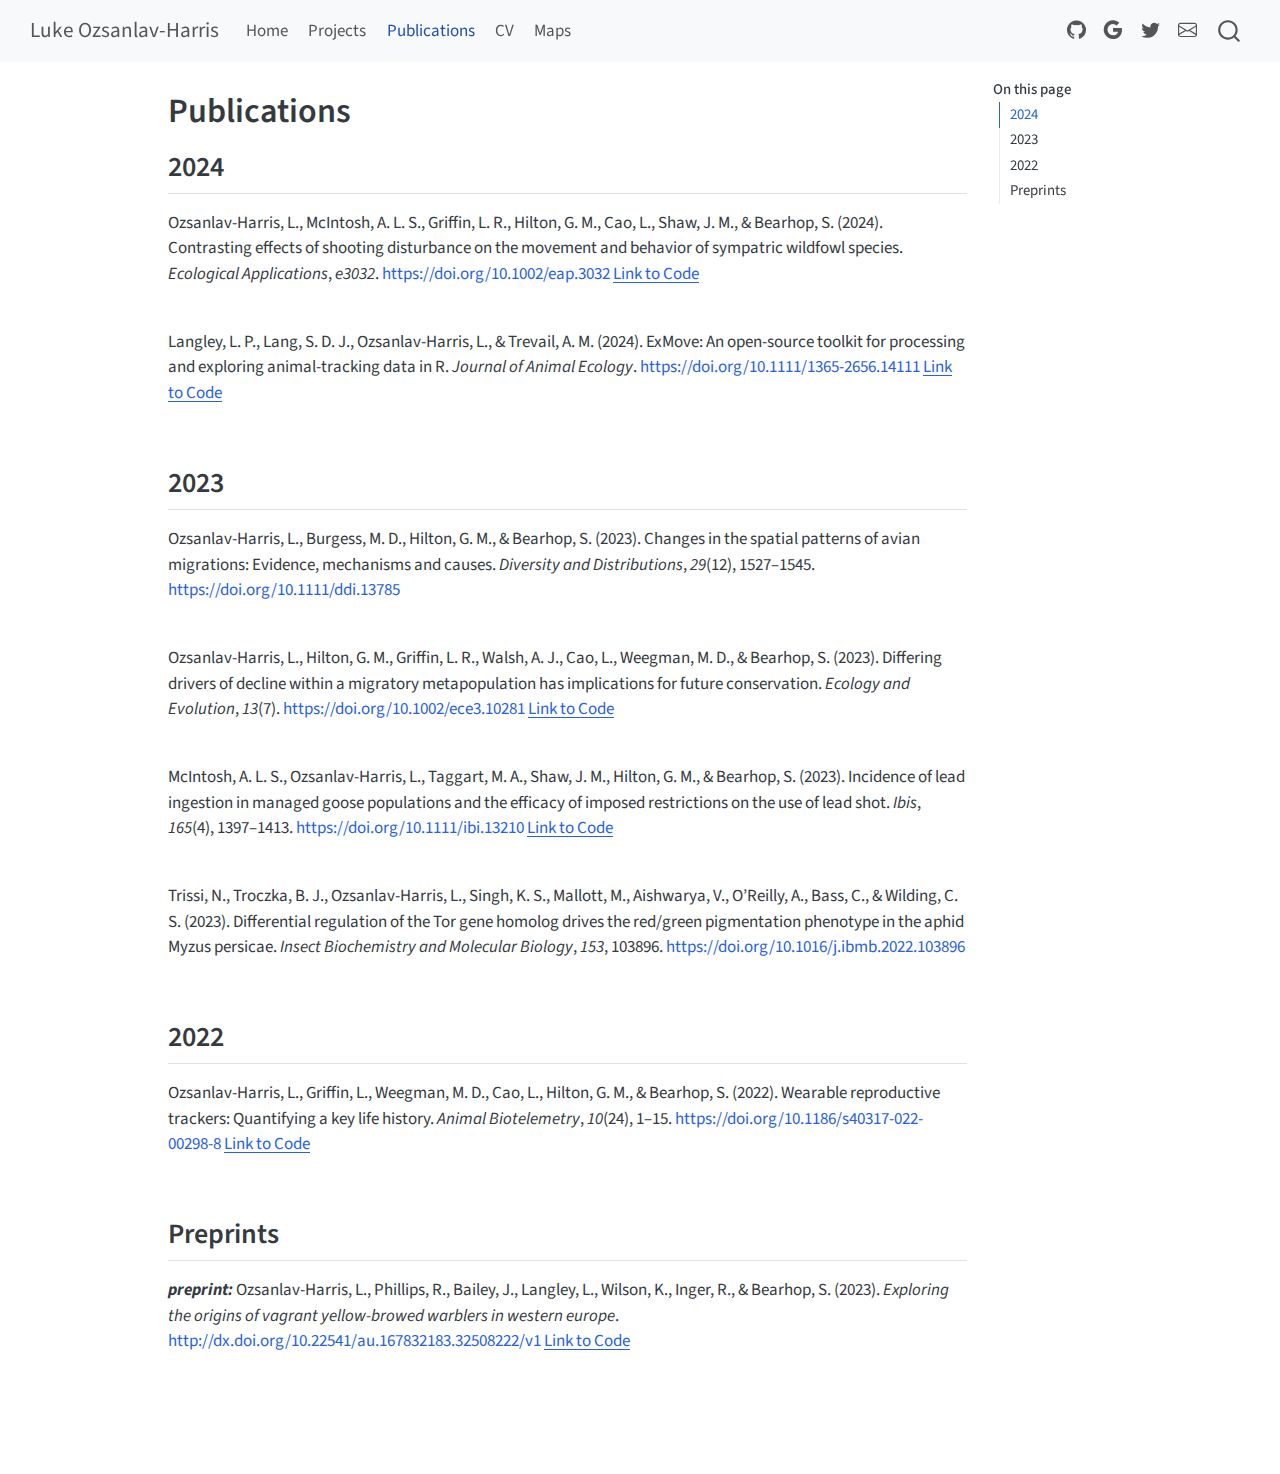
<file: docs/Publications.html>
<!DOCTYPE html>
<html xmlns="http://www.w3.org/1999/xhtml" lang="en" xml:lang="en"><head>

<meta charset="utf-8">
<meta name="generator" content="quarto-1.5.57">

<meta name="viewport" content="width=device-width, initial-scale=1.0, user-scalable=yes">


<title>Publications – Luke Ozsanlav-Harris</title>
<style>
code{white-space: pre-wrap;}
span.smallcaps{font-variant: small-caps;}
div.columns{display: flex; gap: min(4vw, 1.5em);}
div.column{flex: auto; overflow-x: auto;}
div.hanging-indent{margin-left: 1.5em; text-indent: -1.5em;}
ul.task-list{list-style: none;}
ul.task-list li input[type="checkbox"] {
  width: 0.8em;
  margin: 0 0.8em 0.2em -1em; /* quarto-specific, see https://github.com/quarto-dev/quarto-cli/issues/4556 */ 
  vertical-align: middle;
}
</style>


<script src="site_libs/quarto-nav/quarto-nav.js"></script>
<script src="site_libs/quarto-nav/headroom.min.js"></script>
<script src="site_libs/clipboard/clipboard.min.js"></script>
<script src="site_libs/quarto-search/autocomplete.umd.js"></script>
<script src="site_libs/quarto-search/fuse.min.js"></script>
<script src="site_libs/quarto-search/quarto-search.js"></script>
<meta name="quarto:offset" content="./">
<script src="site_libs/quarto-html/quarto.js"></script>
<script src="site_libs/quarto-html/popper.min.js"></script>
<script src="site_libs/quarto-html/tippy.umd.min.js"></script>
<script src="site_libs/quarto-html/anchor.min.js"></script>
<link href="site_libs/quarto-html/tippy.css" rel="stylesheet">
<link href="site_libs/quarto-html/quarto-syntax-highlighting.css" rel="stylesheet" id="quarto-text-highlighting-styles">
<script src="site_libs/bootstrap/bootstrap.min.js"></script>
<link href="site_libs/bootstrap/bootstrap-icons.css" rel="stylesheet">
<link href="site_libs/bootstrap/bootstrap.min.css" rel="stylesheet" id="quarto-bootstrap" data-mode="light">
<script id="quarto-search-options" type="application/json">{
  "location": "navbar",
  "copy-button": false,
  "collapse-after": 3,
  "panel-placement": "end",
  "type": "overlay",
  "limit": 50,
  "keyboard-shortcut": [
    "f",
    "/",
    "s"
  ],
  "show-item-context": false,
  "language": {
    "search-no-results-text": "No results",
    "search-matching-documents-text": "matching documents",
    "search-copy-link-title": "Copy link to search",
    "search-hide-matches-text": "Hide additional matches",
    "search-more-match-text": "more match in this document",
    "search-more-matches-text": "more matches in this document",
    "search-clear-button-title": "Clear",
    "search-text-placeholder": "",
    "search-detached-cancel-button-title": "Cancel",
    "search-submit-button-title": "Submit",
    "search-label": "Search"
  }
}</script>


<link rel="stylesheet" href="styles.css">
</head>

<body class="nav-fixed">

<div id="quarto-search-results"></div>
  <header id="quarto-header" class="headroom fixed-top">
    <nav class="navbar navbar-expand-lg " data-bs-theme="dark">
      <div class="navbar-container container-fluid">
      <div class="navbar-brand-container mx-auto">
    <a class="navbar-brand" href="./index.html">
    <span class="navbar-title">Luke Ozsanlav-Harris</span>
    </a>
  </div>
            <div id="quarto-search" class="" title="Search"></div>
          <button class="navbar-toggler" type="button" data-bs-toggle="collapse" data-bs-target="#navbarCollapse" aria-controls="navbarCollapse" role="menu" aria-expanded="false" aria-label="Toggle navigation" onclick="if (window.quartoToggleHeadroom) { window.quartoToggleHeadroom(); }">
  <span class="navbar-toggler-icon"></span>
</button>
          <div class="collapse navbar-collapse" id="navbarCollapse">
            <ul class="navbar-nav navbar-nav-scroll me-auto">
  <li class="nav-item">
    <a class="nav-link" href="./index.html"> 
<span class="menu-text">Home</span></a>
  </li>  
  <li class="nav-item">
    <a class="nav-link" href="./Projects.html"> 
<span class="menu-text">Projects</span></a>
  </li>  
  <li class="nav-item">
    <a class="nav-link active" href="./Publications.html" aria-current="page"> 
<span class="menu-text">Publications</span></a>
  </li>  
  <li class="nav-item">
    <a class="nav-link" href="./CV.html"> 
<span class="menu-text">CV</span></a>
  </li>  
  <li class="nav-item">
    <a class="nav-link" href="./Maps.html"> 
<span class="menu-text">Maps</span></a>
  </li>  
</ul>
            <ul class="navbar-nav navbar-nav-scroll ms-auto">
  <li class="nav-item compact">
    <a class="nav-link" href="https://github.com/LukeOzsanlav"> <i class="bi bi-github" role="img">
</i> 
<span class="menu-text"></span></a>
  </li>  
  <li class="nav-item compact">
    <a class="nav-link" href="https://scholar.google.com/citations?user=9VyBol4AAAAJ&amp;hl=en"> <i class="bi bi-google" role="img">
</i> 
<span class="menu-text"></span></a>
  </li>  
  <li class="nav-item compact">
    <a class="nav-link" href="https://twitter.com/Luke_ozharris"> <i class="bi bi-twitter" role="img">
</i> 
<span class="menu-text"></span></a>
  </li>  
  <li class="nav-item compact">
    <a class="nav-link" href="mailto:lo288@exeter.ac.uk"> <i class="bi bi-envelope" role="img" aria-label="email">
</i> 
<span class="menu-text"></span></a>
  </li>  
</ul>
          </div> <!-- /navcollapse -->
            <div class="quarto-navbar-tools">
</div>
      </div> <!-- /container-fluid -->
    </nav>
</header>
<!-- content -->
<div id="quarto-content" class="quarto-container page-columns page-rows-contents page-layout-article page-navbar">
<!-- sidebar -->
<!-- margin-sidebar -->
    <div id="quarto-margin-sidebar" class="sidebar margin-sidebar">
        <nav id="TOC" role="doc-toc" class="toc-active">
    <h2 id="toc-title">On this page</h2>
   
  <ul>
  <li><a href="#section" id="toc-section" class="nav-link active" data-scroll-target="#section">2024</a></li>
  <li><a href="#section-1" id="toc-section-1" class="nav-link" data-scroll-target="#section-1">2023</a></li>
  <li><a href="#section-2" id="toc-section-2" class="nav-link" data-scroll-target="#section-2">2022</a></li>
  <li><a href="#preprints" id="toc-preprints" class="nav-link" data-scroll-target="#preprints">Preprints</a></li>
  </ul>
</nav>
    </div>
<!-- main -->
<main class="content" id="quarto-document-content">

<header id="title-block-header" class="quarto-title-block default">
<div class="quarto-title">
<h1 class="title">Publications</h1>
</div>



<div class="quarto-title-meta">

    
  
    
  </div>
  


</header>


<section id="section" class="level2">
<h2 class="anchored" data-anchor-id="section">2024</h2>
<p><span class="citation" data-cites="ozsanlav-harris2024">Ozsanlav-Harris, L., McIntosh, A. L. S., Griffin, L. R., Hilton, G. M., Cao, L., Shaw, J. M., &amp; Bearhop, S. (2024). Contrasting effects of shooting disturbance on the movement and behavior of sympatric wildfowl species. <em>Ecological Applications</em>, <em>e3032</em>. <a href="https://doi.org/10.1002/eap.3032" role="doc-biblioref">https://doi.org/10.1002/eap.3032</a></span> <a href="https://github.com/LukeOzsanlav/Islay_ShootingDisturbance">Link to Code</a> <br><br></p>
<p><span class="citation" data-cites="langley2024">Langley, L. P., Lang, S. D. J., Ozsanlav-Harris, L., &amp; Trevail, A. M. (2024). ExMove: An open<span>-</span>source toolkit for processing and exploring animal<span>-</span>tracking data in R. <em>Journal of Animal Ecology</em>. <a href="https://doi.org/10.1111/1365-2656.14111" role="doc-biblioref">https://doi.org/10.1111/1365-2656.14111</a></span> <a href="https://github.com/ExMove/ExMove">Link to Code</a> <br><br></p>
</section>
<section id="section-1" class="level2">
<h2 class="anchored" data-anchor-id="section-1">2023</h2>
<p><span class="citation" data-cites="ozsanlav-harris2023d">Ozsanlav-Harris, L., Burgess, M. D., Hilton, G. M., &amp; Bearhop, S. (2023). Changes in the spatial patterns of avian migrations: Evidence, mechanisms and causes. <em>Diversity and Distributions</em>, <em>29</em>(12), 1527–1545. <a href="https://doi.org/10.1111/ddi.13785" role="doc-biblioref">https://doi.org/10.1111/ddi.13785</a></span> <br><br></p>
<p><span class="citation" data-cites="ozsanlav-harris2023b">Ozsanlav-Harris, L., Hilton, G. M., Griffin, L. R., Walsh, A. J., Cao, L., Weegman, M. D., &amp; Bearhop, S. (2023). Differing drivers of decline within a migratory metapopulation has implications for future conservation. <em>Ecology and Evolution</em>, <em>13</em>(7). <a href="https://doi.org/10.1002/ece3.10281" role="doc-biblioref">https://doi.org/10.1002/ece3.10281</a></span> <a href="https://github.com/LukeOzsanlav/GWfGMetapopDemography">Link to Code</a> <br><br></p>
<p><span class="citation" data-cites="mcintosh2023c">McIntosh, A. L. S., Ozsanlav-Harris, L., Taggart, M. A., Shaw, J. M., Hilton, G. M., &amp; Bearhop, S. (2023). Incidence of lead ingestion in managed goose populations and the efficacy of imposed restrictions on the use of lead shot. <em>Ibis</em>, <em>165</em>(4), 1397–1413. <a href="https://doi.org/10.1111/ibi.13210" role="doc-biblioref">https://doi.org/10.1111/ibi.13210</a></span> <a href="https://github.com/LukeOzsanlav/Islay_LeadGeese">Link to Code</a> <br><br></p>
<p><span class="citation" data-cites="trissi2023">Trissi, N., Troczka, B. J., Ozsanlav-Harris, L., Singh, K. S., Mallott, M., Aishwarya, V., O’Reilly, A., Bass, C., &amp; Wilding, C. S. (2023). Differential regulation of the Tor gene homolog drives the red/green pigmentation phenotype in the aphid Myzus persicae. <em>Insect Biochemistry and Molecular Biology</em>, <em>153</em>, 103896. <a href="https://doi.org/10.1016/j.ibmb.2022.103896" role="doc-biblioref">https://doi.org/10.1016/j.ibmb.2022.103896</a></span> <br><br></p>
</section>
<section id="section-2" class="level2">
<h2 class="anchored" data-anchor-id="section-2">2022</h2>
<p><span class="citation" data-cites="ozsanlav-harris2022">Ozsanlav-Harris, L., Griffin, L., Weegman, M. D., Cao, L., Hilton, G. M., &amp; Bearhop, S. (2022). Wearable reproductive trackers: Quantifying a key life history. <em>Animal Biotelemetry</em>, <em>10</em>(24), 1–15. <a href="https://doi.org/10.1186/s40317-022-00298-8" role="doc-biblioref">https://doi.org/10.1186/s40317-022-00298-8</a></span> <a href="https://github.com/LukeOzsanlav/AnimalBioMethods">Link to Code</a> <br><br></p>
</section>
<section id="preprints" class="level2">
<h2 class="anchored" data-anchor-id="preprints">Preprints</h2>
<p><strong><em>preprint:</em></strong> <span class="citation" data-cites="ozsanlav-harris2023a">Ozsanlav-Harris, L., Phillips, R., Bailey, J., Langley, L., Wilson, K., Inger, R., &amp; Bearhop, S. (2023). <em>Exploring the origins of vagrant yellow-browed warblers in western europe</em>. <a href="http://dx.doi.org/10.22541/au.167832183.32508222/v1" role="doc-biblioref">http://dx.doi.org/10.22541/au.167832183.32508222/v1</a></span> <a href="https://github.com/LukeOzsanlav/YBW_Vagrancy">Link to Code</a> <br><br></p>


</section>

</main> <!-- /main -->
<script id="quarto-html-after-body" type="application/javascript">
window.document.addEventListener("DOMContentLoaded", function (event) {
  const toggleBodyColorMode = (bsSheetEl) => {
    const mode = bsSheetEl.getAttribute("data-mode");
    const bodyEl = window.document.querySelector("body");
    if (mode === "dark") {
      bodyEl.classList.add("quarto-dark");
      bodyEl.classList.remove("quarto-light");
    } else {
      bodyEl.classList.add("quarto-light");
      bodyEl.classList.remove("quarto-dark");
    }
  }
  const toggleBodyColorPrimary = () => {
    const bsSheetEl = window.document.querySelector("link#quarto-bootstrap");
    if (bsSheetEl) {
      toggleBodyColorMode(bsSheetEl);
    }
  }
  toggleBodyColorPrimary();  
  const icon = "";
  const anchorJS = new window.AnchorJS();
  anchorJS.options = {
    placement: 'right',
    icon: icon
  };
  anchorJS.add('.anchored');
  const isCodeAnnotation = (el) => {
    for (const clz of el.classList) {
      if (clz.startsWith('code-annotation-')) {                     
        return true;
      }
    }
    return false;
  }
  const onCopySuccess = function(e) {
    // button target
    const button = e.trigger;
    // don't keep focus
    button.blur();
    // flash "checked"
    button.classList.add('code-copy-button-checked');
    var currentTitle = button.getAttribute("title");
    button.setAttribute("title", "Copied!");
    let tooltip;
    if (window.bootstrap) {
      button.setAttribute("data-bs-toggle", "tooltip");
      button.setAttribute("data-bs-placement", "left");
      button.setAttribute("data-bs-title", "Copied!");
      tooltip = new bootstrap.Tooltip(button, 
        { trigger: "manual", 
          customClass: "code-copy-button-tooltip",
          offset: [0, -8]});
      tooltip.show();    
    }
    setTimeout(function() {
      if (tooltip) {
        tooltip.hide();
        button.removeAttribute("data-bs-title");
        button.removeAttribute("data-bs-toggle");
        button.removeAttribute("data-bs-placement");
      }
      button.setAttribute("title", currentTitle);
      button.classList.remove('code-copy-button-checked');
    }, 1000);
    // clear code selection
    e.clearSelection();
  }
  const getTextToCopy = function(trigger) {
      const codeEl = trigger.previousElementSibling.cloneNode(true);
      for (const childEl of codeEl.children) {
        if (isCodeAnnotation(childEl)) {
          childEl.remove();
        }
      }
      return codeEl.innerText;
  }
  const clipboard = new window.ClipboardJS('.code-copy-button:not([data-in-quarto-modal])', {
    text: getTextToCopy
  });
  clipboard.on('success', onCopySuccess);
  if (window.document.getElementById('quarto-embedded-source-code-modal')) {
    // For code content inside modals, clipBoardJS needs to be initialized with a container option
    // TODO: Check when it could be a function (https://github.com/zenorocha/clipboard.js/issues/860)
    const clipboardModal = new window.ClipboardJS('.code-copy-button[data-in-quarto-modal]', {
      text: getTextToCopy,
      container: window.document.getElementById('quarto-embedded-source-code-modal')
    });
    clipboardModal.on('success', onCopySuccess);
  }
    var localhostRegex = new RegExp(/^(?:http|https):\/\/localhost\:?[0-9]*\//);
    var mailtoRegex = new RegExp(/^mailto:/);
      var filterRegex = new RegExp('/' + window.location.host + '/');
    var isInternal = (href) => {
        return filterRegex.test(href) || localhostRegex.test(href) || mailtoRegex.test(href);
    }
    // Inspect non-navigation links and adorn them if external
 	var links = window.document.querySelectorAll('a[href]:not(.nav-link):not(.navbar-brand):not(.toc-action):not(.sidebar-link):not(.sidebar-item-toggle):not(.pagination-link):not(.no-external):not([aria-hidden]):not(.dropdown-item):not(.quarto-navigation-tool):not(.about-link)');
    for (var i=0; i<links.length; i++) {
      const link = links[i];
      if (!isInternal(link.href)) {
        // undo the damage that might have been done by quarto-nav.js in the case of
        // links that we want to consider external
        if (link.dataset.originalHref !== undefined) {
          link.href = link.dataset.originalHref;
        }
      }
    }
  function tippyHover(el, contentFn, onTriggerFn, onUntriggerFn) {
    const config = {
      allowHTML: true,
      maxWidth: 500,
      delay: 100,
      arrow: false,
      appendTo: function(el) {
          return el.parentElement;
      },
      interactive: true,
      interactiveBorder: 10,
      theme: 'quarto',
      placement: 'bottom-start',
    };
    if (contentFn) {
      config.content = contentFn;
    }
    if (onTriggerFn) {
      config.onTrigger = onTriggerFn;
    }
    if (onUntriggerFn) {
      config.onUntrigger = onUntriggerFn;
    }
    window.tippy(el, config); 
  }
  const noterefs = window.document.querySelectorAll('a[role="doc-noteref"]');
  for (var i=0; i<noterefs.length; i++) {
    const ref = noterefs[i];
    tippyHover(ref, function() {
      // use id or data attribute instead here
      let href = ref.getAttribute('data-footnote-href') || ref.getAttribute('href');
      try { href = new URL(href).hash; } catch {}
      const id = href.replace(/^#\/?/, "");
      const note = window.document.getElementById(id);
      if (note) {
        return note.innerHTML;
      } else {
        return "";
      }
    });
  }
  const xrefs = window.document.querySelectorAll('a.quarto-xref');
  const processXRef = (id, note) => {
    // Strip column container classes
    const stripColumnClz = (el) => {
      el.classList.remove("page-full", "page-columns");
      if (el.children) {
        for (const child of el.children) {
          stripColumnClz(child);
        }
      }
    }
    stripColumnClz(note)
    if (id === null || id.startsWith('sec-')) {
      // Special case sections, only their first couple elements
      const container = document.createElement("div");
      if (note.children && note.children.length > 2) {
        container.appendChild(note.children[0].cloneNode(true));
        for (let i = 1; i < note.children.length; i++) {
          const child = note.children[i];
          if (child.tagName === "P" && child.innerText === "") {
            continue;
          } else {
            container.appendChild(child.cloneNode(true));
            break;
          }
        }
        if (window.Quarto?.typesetMath) {
          window.Quarto.typesetMath(container);
        }
        return container.innerHTML
      } else {
        if (window.Quarto?.typesetMath) {
          window.Quarto.typesetMath(note);
        }
        return note.innerHTML;
      }
    } else {
      // Remove any anchor links if they are present
      const anchorLink = note.querySelector('a.anchorjs-link');
      if (anchorLink) {
        anchorLink.remove();
      }
      if (window.Quarto?.typesetMath) {
        window.Quarto.typesetMath(note);
      }
      // TODO in 1.5, we should make sure this works without a callout special case
      if (note.classList.contains("callout")) {
        return note.outerHTML;
      } else {
        return note.innerHTML;
      }
    }
  }
  for (var i=0; i<xrefs.length; i++) {
    const xref = xrefs[i];
    tippyHover(xref, undefined, function(instance) {
      instance.disable();
      let url = xref.getAttribute('href');
      let hash = undefined; 
      if (url.startsWith('#')) {
        hash = url;
      } else {
        try { hash = new URL(url).hash; } catch {}
      }
      if (hash) {
        const id = hash.replace(/^#\/?/, "");
        const note = window.document.getElementById(id);
        if (note !== null) {
          try {
            const html = processXRef(id, note.cloneNode(true));
            instance.setContent(html);
          } finally {
            instance.enable();
            instance.show();
          }
        } else {
          // See if we can fetch this
          fetch(url.split('#')[0])
          .then(res => res.text())
          .then(html => {
            const parser = new DOMParser();
            const htmlDoc = parser.parseFromString(html, "text/html");
            const note = htmlDoc.getElementById(id);
            if (note !== null) {
              const html = processXRef(id, note);
              instance.setContent(html);
            } 
          }).finally(() => {
            instance.enable();
            instance.show();
          });
        }
      } else {
        // See if we can fetch a full url (with no hash to target)
        // This is a special case and we should probably do some content thinning / targeting
        fetch(url)
        .then(res => res.text())
        .then(html => {
          const parser = new DOMParser();
          const htmlDoc = parser.parseFromString(html, "text/html");
          const note = htmlDoc.querySelector('main.content');
          if (note !== null) {
            // This should only happen for chapter cross references
            // (since there is no id in the URL)
            // remove the first header
            if (note.children.length > 0 && note.children[0].tagName === "HEADER") {
              note.children[0].remove();
            }
            const html = processXRef(null, note);
            instance.setContent(html);
          } 
        }).finally(() => {
          instance.enable();
          instance.show();
        });
      }
    }, function(instance) {
    });
  }
      let selectedAnnoteEl;
      const selectorForAnnotation = ( cell, annotation) => {
        let cellAttr = 'data-code-cell="' + cell + '"';
        let lineAttr = 'data-code-annotation="' +  annotation + '"';
        const selector = 'span[' + cellAttr + '][' + lineAttr + ']';
        return selector;
      }
      const selectCodeLines = (annoteEl) => {
        const doc = window.document;
        const targetCell = annoteEl.getAttribute("data-target-cell");
        const targetAnnotation = annoteEl.getAttribute("data-target-annotation");
        const annoteSpan = window.document.querySelector(selectorForAnnotation(targetCell, targetAnnotation));
        const lines = annoteSpan.getAttribute("data-code-lines").split(",");
        const lineIds = lines.map((line) => {
          return targetCell + "-" + line;
        })
        let top = null;
        let height = null;
        let parent = null;
        if (lineIds.length > 0) {
            //compute the position of the single el (top and bottom and make a div)
            const el = window.document.getElementById(lineIds[0]);
            top = el.offsetTop;
            height = el.offsetHeight;
            parent = el.parentElement.parentElement;
          if (lineIds.length > 1) {
            const lastEl = window.document.getElementById(lineIds[lineIds.length - 1]);
            const bottom = lastEl.offsetTop + lastEl.offsetHeight;
            height = bottom - top;
          }
          if (top !== null && height !== null && parent !== null) {
            // cook up a div (if necessary) and position it 
            let div = window.document.getElementById("code-annotation-line-highlight");
            if (div === null) {
              div = window.document.createElement("div");
              div.setAttribute("id", "code-annotation-line-highlight");
              div.style.position = 'absolute';
              parent.appendChild(div);
            }
            div.style.top = top - 2 + "px";
            div.style.height = height + 4 + "px";
            div.style.left = 0;
            let gutterDiv = window.document.getElementById("code-annotation-line-highlight-gutter");
            if (gutterDiv === null) {
              gutterDiv = window.document.createElement("div");
              gutterDiv.setAttribute("id", "code-annotation-line-highlight-gutter");
              gutterDiv.style.position = 'absolute';
              const codeCell = window.document.getElementById(targetCell);
              const gutter = codeCell.querySelector('.code-annotation-gutter');
              gutter.appendChild(gutterDiv);
            }
            gutterDiv.style.top = top - 2 + "px";
            gutterDiv.style.height = height + 4 + "px";
          }
          selectedAnnoteEl = annoteEl;
        }
      };
      const unselectCodeLines = () => {
        const elementsIds = ["code-annotation-line-highlight", "code-annotation-line-highlight-gutter"];
        elementsIds.forEach((elId) => {
          const div = window.document.getElementById(elId);
          if (div) {
            div.remove();
          }
        });
        selectedAnnoteEl = undefined;
      };
        // Handle positioning of the toggle
    window.addEventListener(
      "resize",
      throttle(() => {
        elRect = undefined;
        if (selectedAnnoteEl) {
          selectCodeLines(selectedAnnoteEl);
        }
      }, 10)
    );
    function throttle(fn, ms) {
    let throttle = false;
    let timer;
      return (...args) => {
        if(!throttle) { // first call gets through
            fn.apply(this, args);
            throttle = true;
        } else { // all the others get throttled
            if(timer) clearTimeout(timer); // cancel #2
            timer = setTimeout(() => {
              fn.apply(this, args);
              timer = throttle = false;
            }, ms);
        }
      };
    }
      // Attach click handler to the DT
      const annoteDls = window.document.querySelectorAll('dt[data-target-cell]');
      for (const annoteDlNode of annoteDls) {
        annoteDlNode.addEventListener('click', (event) => {
          const clickedEl = event.target;
          if (clickedEl !== selectedAnnoteEl) {
            unselectCodeLines();
            const activeEl = window.document.querySelector('dt[data-target-cell].code-annotation-active');
            if (activeEl) {
              activeEl.classList.remove('code-annotation-active');
            }
            selectCodeLines(clickedEl);
            clickedEl.classList.add('code-annotation-active');
          } else {
            // Unselect the line
            unselectCodeLines();
            clickedEl.classList.remove('code-annotation-active');
          }
        });
      }
});
</script>
</div> <!-- /content -->




</body></html>
</file>
<file: docs/site_libs/quarto-html/tippy.css>
.tippy-box[data-animation=fade][data-state=hidden]{opacity:0}[data-tippy-root]{max-width:calc(100vw - 10px)}.tippy-box{position:relative;background-color:#333;color:#fff;border-radius:4px;font-size:14px;line-height:1.4;white-space:normal;outline:0;transition-property:transform,visibility,opacity}.tippy-box[data-placement^=top]>.tippy-arrow{bottom:0}.tippy-box[data-placement^=top]>.tippy-arrow:before{bottom:-7px;left:0;border-width:8px 8px 0;border-top-color:initial;transform-origin:center top}.tippy-box[data-placement^=bottom]>.tippy-arrow{top:0}.tippy-box[data-placement^=bottom]>.tippy-arrow:before{top:-7px;left:0;border-width:0 8px 8px;border-bottom-color:initial;transform-origin:center bottom}.tippy-box[data-placement^=left]>.tippy-arrow{right:0}.tippy-box[data-placement^=left]>.tippy-arrow:before{border-width:8px 0 8px 8px;border-left-color:initial;right:-7px;transform-origin:center left}.tippy-box[data-placement^=right]>.tippy-arrow{left:0}.tippy-box[data-placement^=right]>.tippy-arrow:before{left:-7px;border-width:8px 8px 8px 0;border-right-color:initial;transform-origin:center right}.tippy-box[data-inertia][data-state=visible]{transition-timing-function:cubic-bezier(.54,1.5,.38,1.11)}.tippy-arrow{width:16px;height:16px;color:#333}.tippy-arrow:before{content:"";position:absolute;border-color:transparent;border-style:solid}.tippy-content{position:relative;padding:5px 9px;z-index:1}
</file>
<file: docs/site_libs/quarto-html/quarto-syntax-highlighting.css>
/* quarto syntax highlight colors */
:root {
  --quarto-hl-ot-color: #003B4F;
  --quarto-hl-at-color: #657422;
  --quarto-hl-ss-color: #20794D;
  --quarto-hl-an-color: #5E5E5E;
  --quarto-hl-fu-color: #4758AB;
  --quarto-hl-st-color: #20794D;
  --quarto-hl-cf-color: #003B4F;
  --quarto-hl-op-color: #5E5E5E;
  --quarto-hl-er-color: #AD0000;
  --quarto-hl-bn-color: #AD0000;
  --quarto-hl-al-color: #AD0000;
  --quarto-hl-va-color: #111111;
  --quarto-hl-bu-color: inherit;
  --quarto-hl-ex-color: inherit;
  --quarto-hl-pp-color: #AD0000;
  --quarto-hl-in-color: #5E5E5E;
  --quarto-hl-vs-color: #20794D;
  --quarto-hl-wa-color: #5E5E5E;
  --quarto-hl-do-color: #5E5E5E;
  --quarto-hl-im-color: #00769E;
  --quarto-hl-ch-color: #20794D;
  --quarto-hl-dt-color: #AD0000;
  --quarto-hl-fl-color: #AD0000;
  --quarto-hl-co-color: #5E5E5E;
  --quarto-hl-cv-color: #5E5E5E;
  --quarto-hl-cn-color: #8f5902;
  --quarto-hl-sc-color: #5E5E5E;
  --quarto-hl-dv-color: #AD0000;
  --quarto-hl-kw-color: #003B4F;
}

/* other quarto variables */
:root {
  --quarto-font-monospace: SFMono-Regular, Menlo, Monaco, Consolas, "Liberation Mono", "Courier New", monospace;
}

pre > code.sourceCode > span {
  color: #003B4F;
}

code span {
  color: #003B4F;
}

code.sourceCode > span {
  color: #003B4F;
}

div.sourceCode,
div.sourceCode pre.sourceCode {
  color: #003B4F;
}

code span.ot {
  color: #003B4F;
  font-style: inherit;
}

code span.at {
  color: #657422;
  font-style: inherit;
}

code span.ss {
  color: #20794D;
  font-style: inherit;
}

code span.an {
  color: #5E5E5E;
  font-style: inherit;
}

code span.fu {
  color: #4758AB;
  font-style: inherit;
}

code span.st {
  color: #20794D;
  font-style: inherit;
}

code span.cf {
  color: #003B4F;
  font-weight: bold;
  font-style: inherit;
}

code span.op {
  color: #5E5E5E;
  font-style: inherit;
}

code span.er {
  color: #AD0000;
  font-style: inherit;
}

code span.bn {
  color: #AD0000;
  font-style: inherit;
}

code span.al {
  color: #AD0000;
  font-style: inherit;
}

code span.va {
  color: #111111;
  font-style: inherit;
}

code span.bu {
  font-style: inherit;
}

code span.ex {
  font-style: inherit;
}

code span.pp {
  color: #AD0000;
  font-style: inherit;
}

code span.in {
  color: #5E5E5E;
  font-style: inherit;
}

code span.vs {
  color: #20794D;
  font-style: inherit;
}

code span.wa {
  color: #5E5E5E;
  font-style: italic;
}

code span.do {
  color: #5E5E5E;
  font-style: italic;
}

code span.im {
  color: #00769E;
  font-style: inherit;
}

code span.ch {
  color: #20794D;
  font-style: inherit;
}

code span.dt {
  color: #AD0000;
  font-style: inherit;
}

code span.fl {
  color: #AD0000;
  font-style: inherit;
}

code span.co {
  color: #5E5E5E;
  font-style: inherit;
}

code span.cv {
  color: #5E5E5E;
  font-style: italic;
}

code span.cn {
  color: #8f5902;
  font-style: inherit;
}

code span.sc {
  color: #5E5E5E;
  font-style: inherit;
}

code span.dv {
  color: #AD0000;
  font-style: inherit;
}

code span.kw {
  color: #003B4F;
  font-weight: bold;
  font-style: inherit;
}

.prevent-inlining {
  content: "</";
}

/*# sourceMappingURL=debc5d5d77c3f9108843748ff7464032.css.map */
</file>
<file: docs/styles.css>
/* css styles */
</file>
